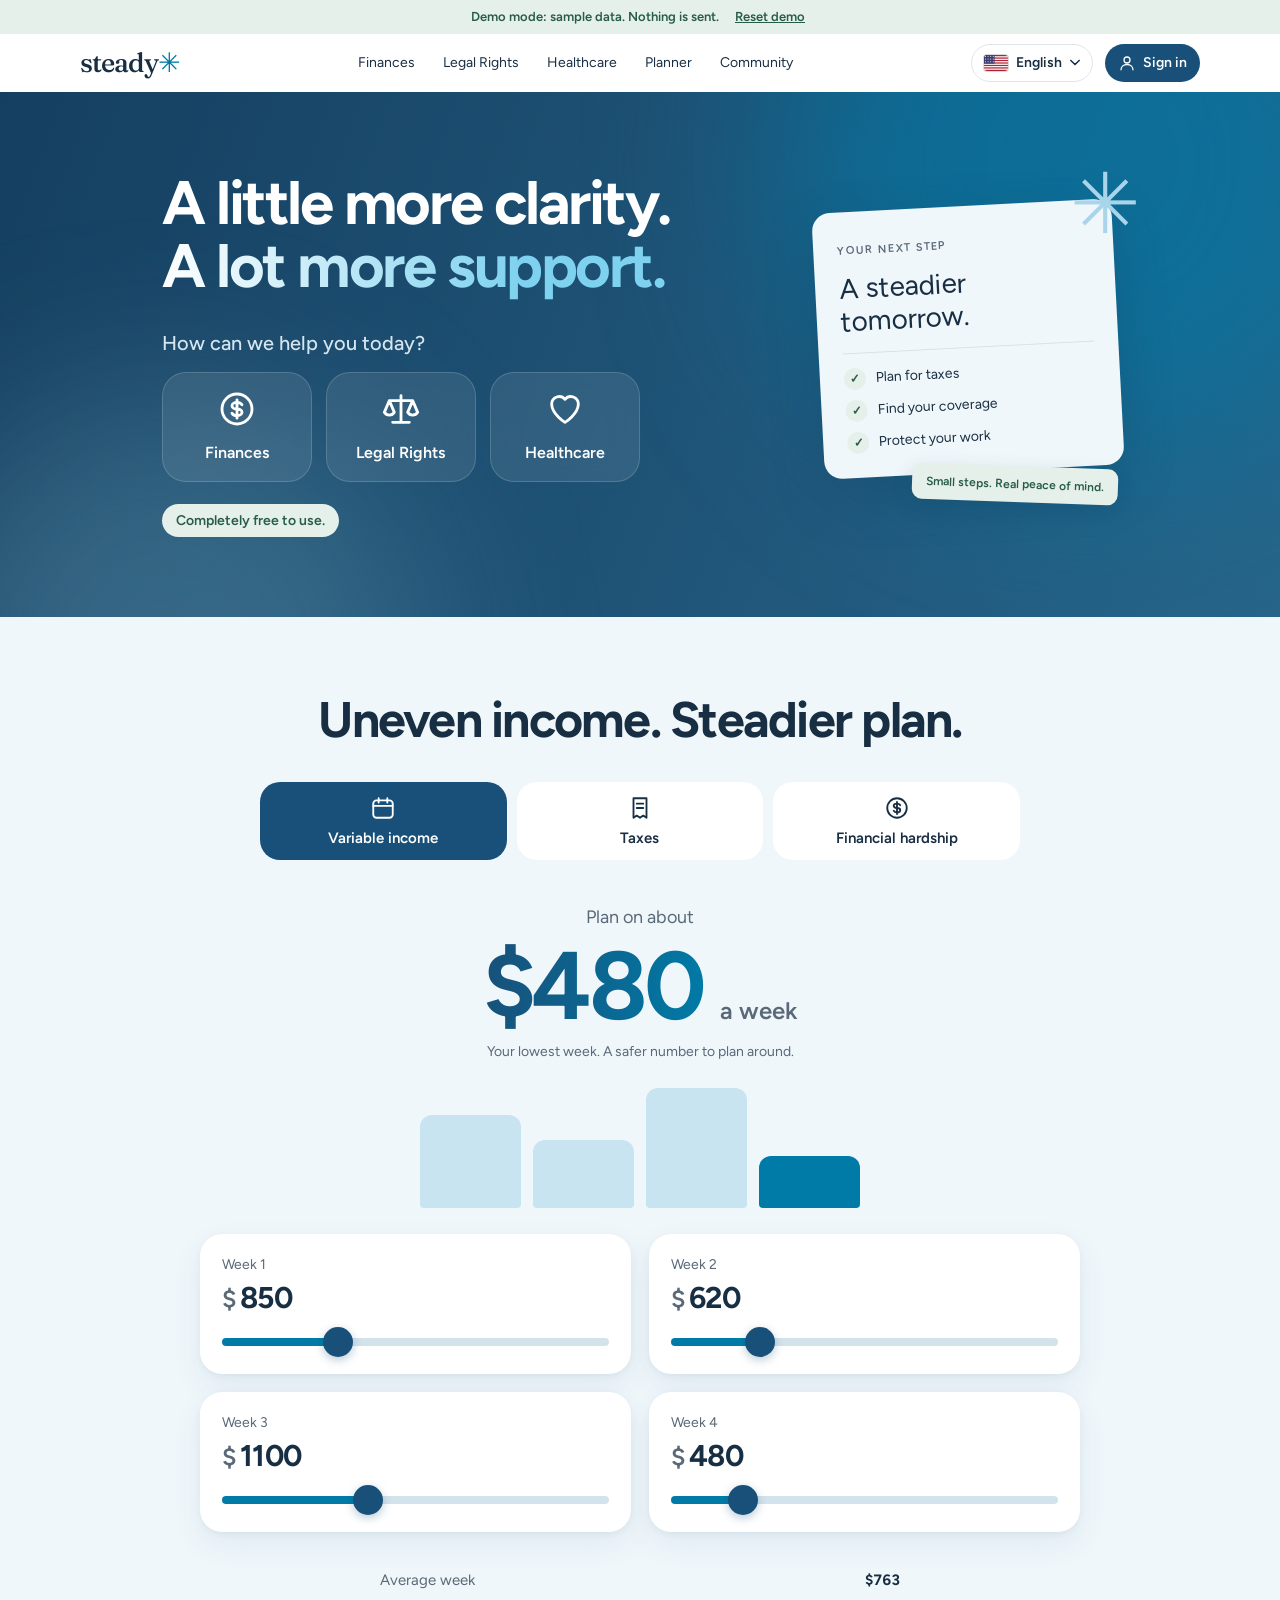
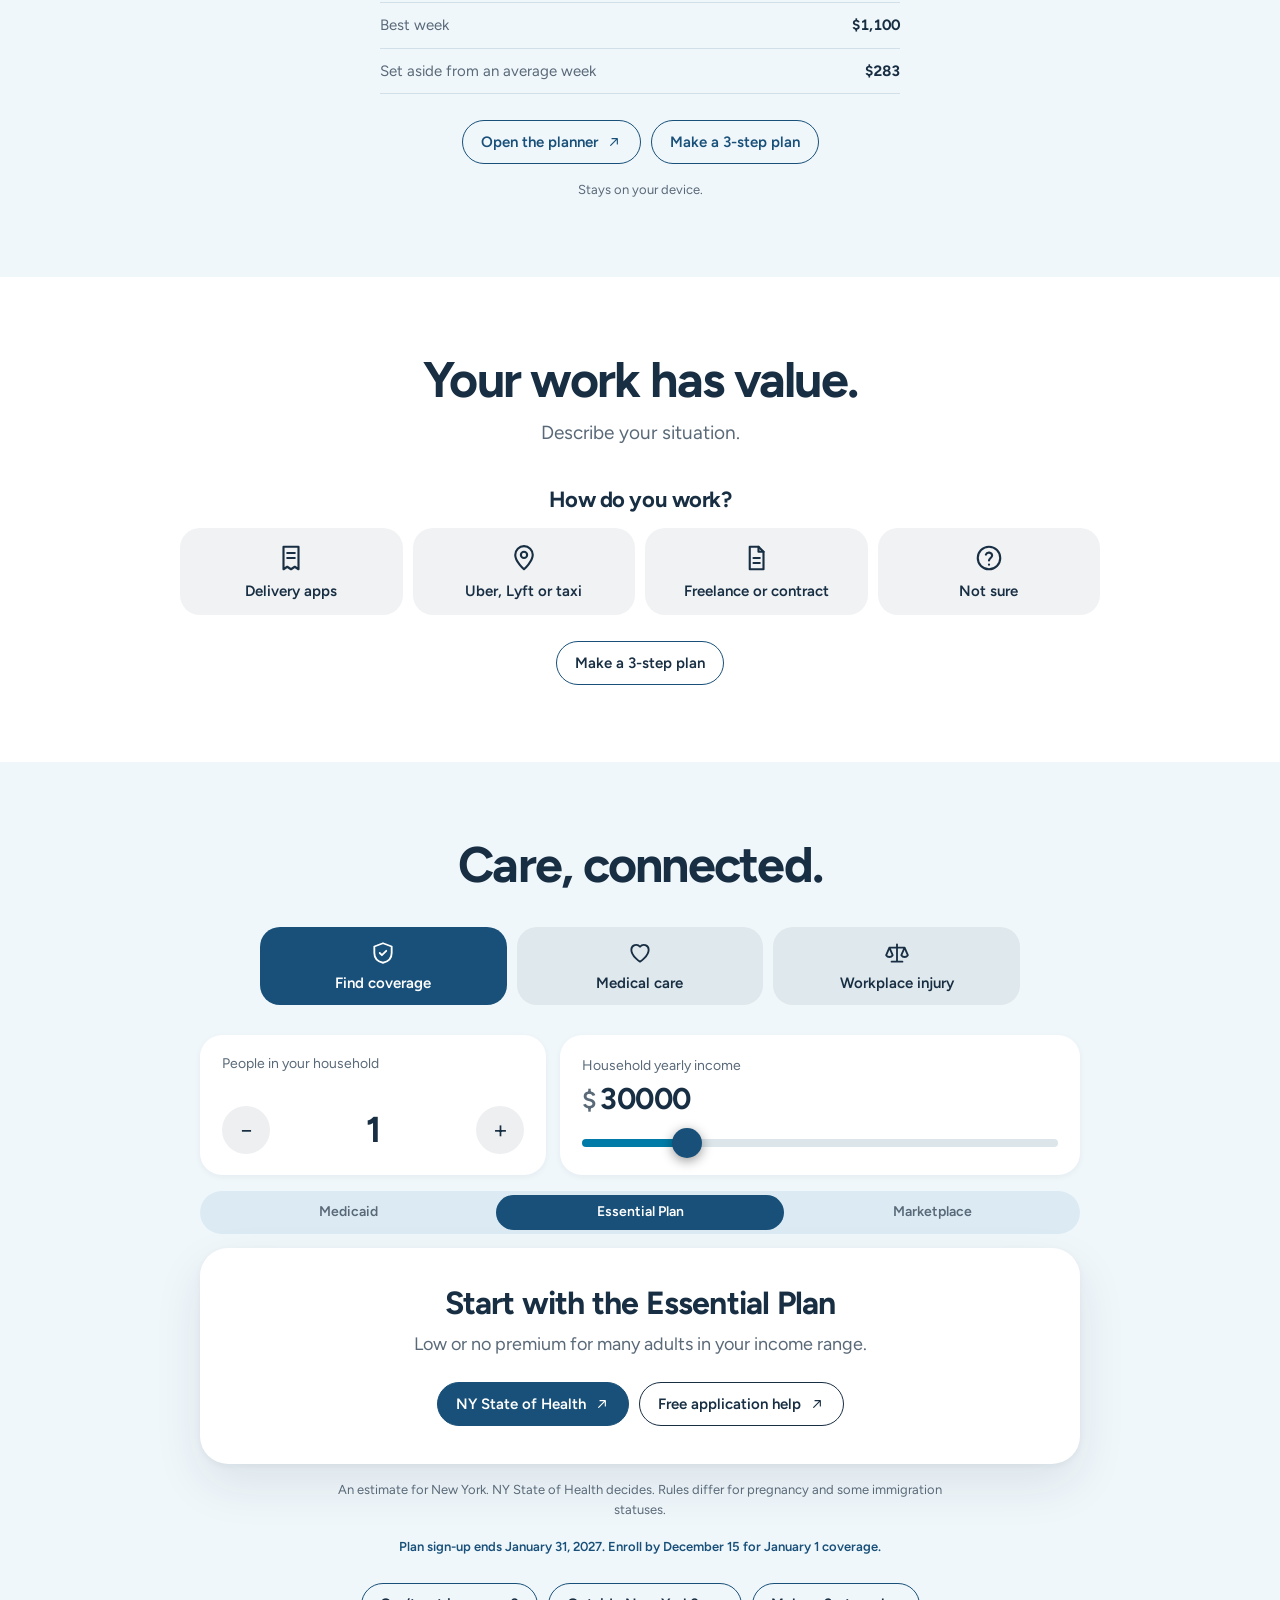
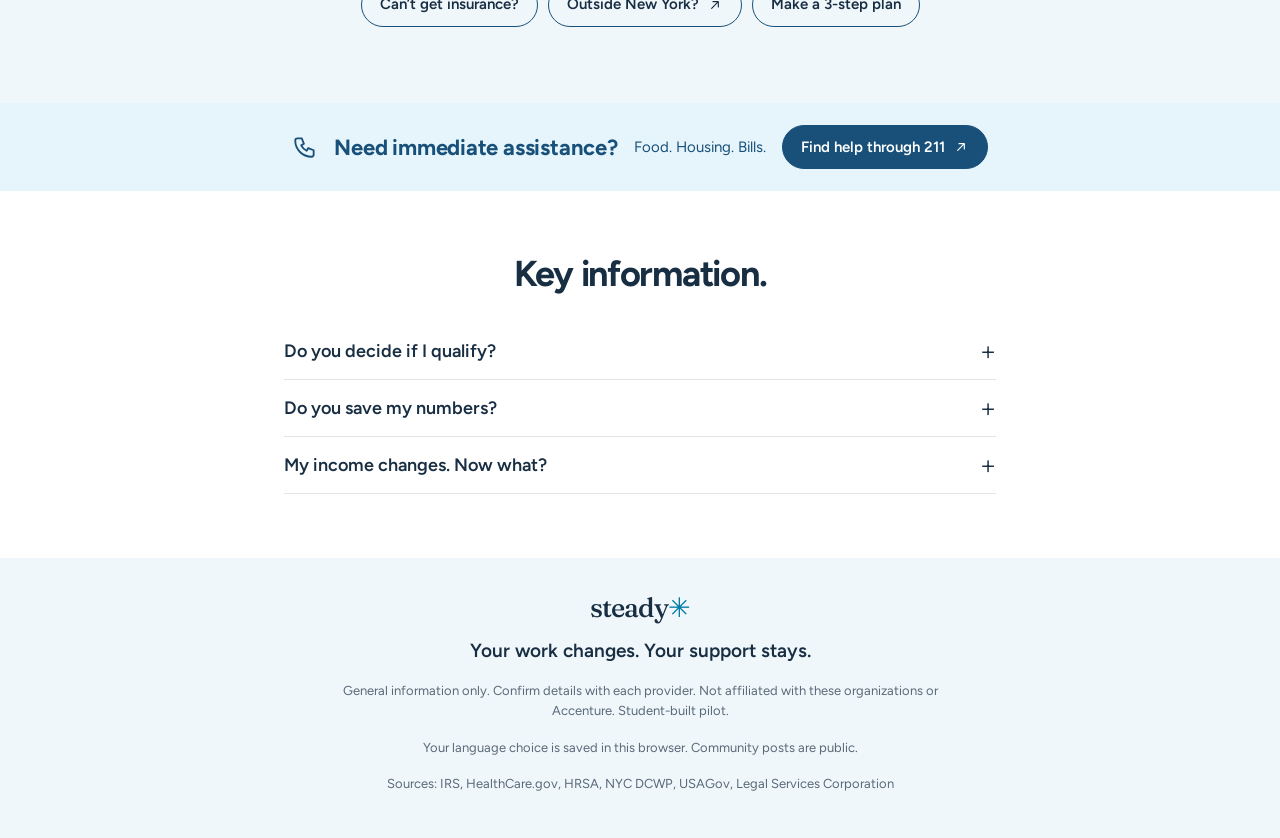
<file: index.html>
<!doctype html>
<html lang="en">
<head>
<meta charset="utf-8">
<meta name="viewport" content="width=device-width,initial-scale=1">
<meta name="description" content="Free tools and trusted help for NYC gig workers: unstable income, legal protection and health benefits.">
<meta name="theme-color" content="#185079">
<title>Steady — Resources for independent workers</title>
<link rel="stylesheet" href="steady.css">
</head>
<body data-title="Resources for independent workers">
<a class="skip" href="#main" data-i18n="Skip to content">Skip to content</a>
<header class="topbar">
  <a class="logo" href="index.html">steady<span>✳</span></a>
  <nav class="topnav" data-i18n-aria="Main navigation" aria-label="Main navigation">
    <a href="#money" data-section="money" data-i18n="Finances">Finances</a>
    <a href="#legal" data-section="legal" data-i18n="Legal Rights">Legal Rights</a>
    <a href="#health" data-section="health" data-i18n="Healthcare">Healthcare</a>
    <a href="planner.html" data-i18n="Planner">Planner</a>
    <a href="community.html" data-i18n="Community">Community</a>
  </nav>
  <div class="lang-slot"></div>
  <a class="account-link" href="signin.html" data-account-link><i data-icon="user"></i><span>Sign in</span></a>
  <span class="scroll-progress" aria-hidden="true"></span>
</header>

<main id="main">
  <section class="hero hero-home">
    <div class="hero-main">
    <h1><span data-i18n="A little more clarity.">A little more clarity.</span> <em data-i18n="A lot more support.">A lot more support.</em></h1>
    <h2 class="hero-ask" data-i18n="How can we help you today?">How can we help you today?</h2>
    <div class="tiles three">
      <a class="tile" href="#money"><i data-icon="coin"></i><span data-i18n="Finances">Finances</span></a>
      <a class="tile" href="#legal"><i data-icon="scale"></i><span data-i18n="Legal Rights">Legal Rights</span></a>
      <a class="tile" href="#health"><i data-icon="heart"></i><span data-i18n="Healthcare">Healthcare</span></a>
    </div>
    <p class="hero-meta" data-i18n="Completely free to use.">Completely free to use.</p>
    </div>
    <div class="hero-art" aria-hidden="true">
      <div class="art-star">✳</div>
      <div class="art-card">
        <span class="art-eyebrow" data-i18n="Your next step">Your next step</span>
        <strong data-i18n="A steadier tomorrow.">A steadier tomorrow.</strong>
        <div class="art-row"><b>✓</b><span data-i18n="Plan for taxes">Plan for taxes</span></div>
        <div class="art-row"><b>✓</b><span data-i18n="Find your coverage">Find your coverage</span></div>
        <div class="art-row"><b>✓</b><span data-i18n="Protect your work">Protect your work</span></div>
      </div>
      <div class="art-pill" data-i18n="Small steps. Real peace of mind.">Small steps. Real peace of mind.</div>
    </div>
  </section>

  <section class="band plan" id="next-step" hidden>
    <div class="plan-head">
      <div class="plan-ring">
        <svg viewBox="0 0 36 36" aria-hidden="true"><circle class="ring-track" cx="18" cy="18" r="15.9" pathLength="100"/><circle class="ring-value" cx="18" cy="18" r="15.9" pathLength="100"/></svg>
        <span id="plan-count" class="num">0/3</span>
      </div>
      <h2 id="plan-title" tabindex="-1"></h2>
      <p id="plan-status" role="status"></p>
    </div>
    <div class="segmented" role="group">
      <button type="button" data-region="nyc" aria-pressed="true" data-i18n="New York City">New York City</button>
      <button type="button" data-region="other" aria-pressed="false" data-i18n="Elsewhere in the U.S.">Elsewhere in the U.S.</button>
    </div>
    <div class="steps" id="plan-steps"></div>
    <div class="plan-actions">
      <a class="pill pill-strong" id="plan-action" href="#"><span></span><i data-icon="arrow"></i></a>
      <button type="button" class="pill" id="plan-print"><i data-icon="print"></i><span data-i18n="Print">Print</span></button>
      <button type="button" class="link" id="plan-reset" data-i18n="Start over">Start over</button>
    </div>
    <p class="fine" data-i18n="Not saved. Print to keep it.">Not saved. Print to keep it.</p>
  </section>

  <section class="band dark" id="money">
    <div class="reveal">
      <h2 class="display" data-i18n="Uneven income. Steadier plan.">Uneven income. Steadier plan.</h2>
    </div>
    <div class="tabs on-dark reveal" data-tabs="money" role="group">
      <button type="button" data-tab="swings" aria-pressed="true"><i data-icon="calendar"></i><span data-i18n="Variable income">Variable income</span></button>
      <button type="button" data-tab="taxes" aria-pressed="false"><i data-icon="receipt"></i><span data-i18n="Taxes">Taxes</span></button>
      <button type="button" data-tab="short" aria-pressed="false"><i data-icon="coin"></i><span data-i18n="Financial hardship">Financial hardship</span></button>
    </div>
    <div data-panel-of="money" data-panel="swings" class="tax" id="swing-tool">
      <div class="tax-answer">
        <span class="tax-label" data-i18n="Plan on about">Plan on about</span>
        <div class="tax-number"><span id="swing-low" class="num" aria-live="polite">—</span> <small data-i18n="a week">a week</small></div>
        <p class="tax-note" data-i18n="Your lowest week. A safer number to plan around.">Your lowest week. A safer number to plan around.</p>
      </div>
      <div class="swing-bars" id="swing-bars" aria-hidden="true"></div>
      <div class="sliders four"></div>
      <dl class="rows">
        <div><dt data-i18n="Average week">Average week</dt><dd id="swing-average" class="num"></dd></div>
        <div><dt data-i18n="Best week">Best week</dt><dd id="swing-high" class="num"></dd></div>
        <div><dt data-i18n="Set aside from an average week">Set aside from an average week</dt><dd id="swing-cushion" class="num"></dd></div>
      </dl>
      <div class="tax-foot">
        <a class="pill" href="planner.html"><span data-i18n="Open the planner">Open the planner</span><i data-icon="arrow"></i></a>
        <button type="button" class="pill" data-need="budget" aria-pressed="false"><span data-i18n="Make a 3-step plan">Make a 3-step plan</span></button>
      </div>
      <p class="fine" data-i18n="Stays on your device.">Stays on your device.</p>
    </div>
    <div data-panel-of="money" data-panel="taxes" hidden>
      <form id="tax-form" class="tax" novalidate>
      <div class="tax-answer">
        <span class="tax-label" data-i18n="Set aside about">Set aside about</span>
        <div class="tax-number"><span id="monthly-display" class="num" aria-hidden="true">—</span> <small data-i18n="a month">a month</small></div>
        <span id="monthly" class="visually-hidden" aria-live="polite"></span>
        <p class="tax-sub"><b id="total-line" class="num">—</b> <span data-i18n="a year in federal tax">a year in federal tax</span></p>
        <p class="tax-note" data-i18n="A planning number, not a bill.">A planning number, not a bill.</p>
      </div>
      <div class="sliders">
        <div class="slider">
          <label for="revenue" data-i18n="Yearly income">Yearly income</label>
          <div class="money-field"><span>$</span><input id="revenue" type="number" inputmode="numeric" min="0" max="10000000" step="1" value="60000" required dir="ltr"></div>
          <input type="range" data-for="revenue" min="0" max="250000" step="1000" aria-labelledby="revenue-range-label">
          <span id="revenue-range-label" class="visually-hidden" data-i18n="Yearly income">Yearly income</span>
        </div>
        <div class="slider">
          <label for="costs" data-i18n="Yearly business expenses">Yearly business expenses</label>
          <div class="money-field"><span>$</span><input id="costs" type="number" inputmode="numeric" min="0" max="10000000" step="1" value="10000" required dir="ltr"></div>
          <input type="range" data-for="costs" min="0" max="100000" step="500" aria-labelledby="costs-range-label">
          <span id="costs-range-label" class="visually-hidden" data-i18n="Yearly business expenses">Yearly business expenses</span>
        </div>
      </div>
      <div class="miles">
        <label for="miles" data-i18n="Miles driven for work">Miles driven for work</label>
        <div class="miles-row"><input id="miles" type="number" inputmode="numeric" min="0" dir="ltr"><button type="button" class="pill" id="add-miles"><span data-i18n="Add to expenses">Add to expenses</span></button></div>
        <p class="fine" data-i18n="Uses the IRS car rate of 72.5¢ a mile through June 2026. From July it’s 76¢.">Uses the IRS car rate of 72.5¢ a mile through June 2026. From July it’s 76¢.</p>
      </div>
      <div class="segmented on-dark" role="group" data-i18n-aria="Filing status" aria-label="Filing status">
        <button type="button" data-filing="single" aria-pressed="true" data-i18n="Single">Single</button>
        <button type="button" data-filing="joint" aria-pressed="false" data-i18n="Married, one earner">Married, one earner</button>
      </div>
      <p id="error" role="alert"></p>
      <div class="next-payment" id="next-payment">
        <span class="tax-label" data-i18n="Next estimated tax payment">Next estimated tax payment</span>
        <b id="due-date"></b><span class="chip" id="due-days"></span><span class="tax-note" id="due-amount"></span>
      </div>
      <div class="share" id="tax-share"><div class="share-bar" aria-hidden="true"></div><ul class="share-legend"></ul></div>
      <details class="math">
        <summary><span data-i18n="View the calculation">View the calculation</span></summary>
        <dl class="rows">
          <div><dt data-i18n="Profit">Profit</dt><dd id="profit" class="num">—</dd></div>
          <div><dt data-i18n="Income tax">Income tax</dt><dd id="federal" class="num">—</dd></div>
          <div><dt data-i18n="Self-employment tax">Self-employment tax</dt><dd id="self" class="num">—</dd></div>
          <div><dt data-i18n="Extra Medicare tax">Extra Medicare tax</dt><dd id="medicare" class="num">—</dd></div>
        </dl>
        <p class="fine" data-i18n="Estimate for self-employed people under 65 with no other income and the 2026 standard deduction. Leaves out state and local tax, credits, QBI and payments already made. Not tax advice.">Estimate for self-employed people under 65 with no other income and the 2026 standard deduction. Leaves out state and local tax, credits, QBI and payments already made. Not tax advice.</p>
        <p class="fine links"><a href="https://www.irs.gov/irb/2025-45_IRB">IRS 2026 tables</a> · <a href="https://www.irs.gov/publications/p334">IRS Pub. 334</a> · <a href="https://www.irs.gov/businesses/small-businesses-self-employed/estimated-taxes">IRS estimated taxes</a></p>
      </details>
      <div class="tax-foot">
        <span class="chip"><span data-i18n="Stays on your device.">Stays on your device.</span></span>
        <a class="pill" href="https://www.irs.gov/individuals/free-tax-return-preparation-for-qualifying-taxpayers"><span data-i18n="Free tax help">Free tax help</span><i data-icon="arrow"></i></a>
        <a class="pill" href="https://www.irs.gov/filing/free-file-do-your-federal-taxes-for-free"><span data-i18n="Free File">Free File</span><i data-icon="arrow"></i></a>
      </div>
    </form>
      <div class="tax-foot"><button type="button" class="pill" data-need="tax" aria-pressed="false"><span data-i18n="Make a 3-step plan">Make a 3-step plan</span></button></div>
    </div>
    <div data-panel-of="money" data-panel="short" hidden>
      <div class="chooser" data-chooser="money"></div>
    </div>
  </section>

  <section class="band" id="legal">
    <h2 class="display reveal" data-i18n="Your work has value.">Your work has value.</h2>
    <p class="lede reveal" data-i18n="Describe your situation.">Describe your situation.</p>
    <div class="finder reveal" id="rights-finder"></div>
    <div class="tax-foot reveal"><button type="button" class="pill" data-need="pay" aria-pressed="false"><span data-i18n="Make a 3-step plan">Make a 3-step plan</span></button></div>
  </section>

  <section class="band soft" id="health">
    <h2 class="display reveal" data-i18n="Care, connected.">Care, connected.</h2>
    <div class="tabs reveal" data-tabs="health" role="group">
      <button type="button" data-tab="coverage" aria-pressed="true"><i data-icon="shield"></i><span data-i18n="Find coverage">Find coverage</span></button>
      <button type="button" data-tab="care" aria-pressed="false"><i data-icon="heart"></i><span data-i18n="Medical care">Medical care</span></button>
      <button type="button" data-tab="injury" aria-pressed="false"><i data-icon="scale"></i><span data-i18n="Workplace injury">Workplace injury</span></button>
    </div>
    <div data-panel-of="health" data-panel="coverage" class="coverage" id="coverage-tool">
      <div class="coverage-inputs">
        <div class="stepper"><span class="stepper-label" data-i18n="People in your household">People in your household</span><div><button type="button" data-people="-1" data-i18n-aria="Fewer people" aria-label="Fewer people">−</button><b id="people-count" aria-live="polite">1</b><button type="button" data-people="1" data-i18n-aria="More people" aria-label="More people">+</button></div></div>
        <div class="slider light"><label for="coverage-income" data-i18n="Household yearly income">Household yearly income</label><div class="money-field"><span>$</span><input id="coverage-income" type="number" inputmode="numeric" min="0" value="30000" dir="ltr"></div><input type="range" id="coverage-range" min="0" max="150000" step="500" value="30000" aria-labelledby="coverage-range-label"><span id="coverage-range-label" class="visually-hidden" data-i18n="Household yearly income">Household yearly income</span></div>
      </div>
      <div class="zones" id="coverage-zones"></div>
      <div class="chooser-card coverage-result" id="coverage-result" aria-live="polite"></div>
      <p class="fine" data-i18n="An estimate for New York. NY State of Health decides. Rules differ for pregnancy and some immigration statuses.">An estimate for New York. NY State of Health decides. Rules differ for pregnancy and some immigration statuses.</p>
      <p class="fine enroll-note" id="enroll-note" data-i18n="Plan sign-up ends January 31, 2027. Enroll by December 15 for January 1 coverage.">Plan sign-up ends January 31, 2027. Enroll by December 15 for January 1 coverage.</p>
      <div class="tax-foot"><button type="button" class="pill" data-go-tab="care"><span data-i18n="Can’t get insurance?">Can’t get insurance?</span></button><a class="pill" href="https://www.healthcare.gov/self-employed/coverage/"><span data-i18n="Outside New York?">Outside New York?</span><i data-icon="arrow"></i></a><button type="button" class="pill" data-need="health" aria-pressed="false"><span data-i18n="Make a 3-step plan">Make a 3-step plan</span></button></div>
    </div>
    <div data-panel-of="health" data-panel="care" hidden><div class="chooser" data-chooser="care"></div></div>
    <div data-panel-of="health" data-panel="injury" hidden><div class="chooser" data-chooser="injury"></div></div>
  </section>

  <section class="band sun" id="help">
    <i class="sun-icon" data-icon="phone"></i>
    <h2 class="display reveal" data-i18n="Need immediate assistance?">Need immediate assistance?</h2>
    <p class="lede" data-i18n="Food. Housing. Bills.">Food. Housing. Bills.</p>
    <a class="pill pill-strong" href="https://www.211.org/"><span data-i18n="Find help through 211">Find help through 211</span><i data-icon="arrow"></i></a>
  </section>

  <section class="band faq" id="faq">
    <h2 class="display small reveal" data-i18n="Key information.">Key information.</h2>
    <details><summary><span data-i18n="Do you decide if I qualify?">Do you decide if I qualify?</span></summary><p data-i18n="No. Each program decides.">No. Each program decides.</p></details>
    <details><summary><span data-i18n="Do you save my numbers?">Do you save my numbers?</span></summary><p data-i18n="No. They stay on this page.">No. They stay on this page.</p></details>
    <details><summary><span data-i18n="My income changes. Now what?">My income changes. Now what?</span></summary><p data-i18n="Use your best yearly guess. Update it as work changes.">Use your best yearly guess. Update it as work changes.</p></details>
  </section>

  <noscript>
    <section class="band">
      <h2>Official resources</h2>
      <ul>
        <li><a href="https://www.irs.gov/businesses/small-businesses-self-employed/estimated-taxes">IRS estimated taxes</a></li>
        <li><a href="https://www.healthcare.gov/self-employed/coverage/">HealthCare.gov</a></li>
        <li><a href="https://www.healthcare.gov/medicaid-chip/">Medicaid &amp; CHIP</a></li>
        <li><a href="https://findahealthcenter.hrsa.gov/">Find a health center</a></li>
        <li><a href="https://www.nyc.gov/site/dca/workers/workersrights/freelancer-workers.page">NYC freelance worker rights</a></li>
        <li><a href="https://www.usa.gov/job-misclassification">Employee or contractor?</a></li>
        <li><a href="https://www.lsc.gov/about-lsc/what-legal-aid/i-need-legal-help">Find legal aid</a></li>
        <li><a href="https://www.nyc.gov/site/dca/workers/workersrights/Delivery-Workers.page">NYC delivery worker rights</a></li>
        <li><a href="https://www.nybcf.org">Black Car Fund</a></li>
        <li><a href="https://access.nyc.gov/programs/one-shot-deal/">One Shot Deal</a></li>
        <li><a href="https://www.211.org/">211</a></li>
      </ul>
    </section>
  </noscript>
</main>

<footer class="foot">
  <a class="logo" href="index.html">steady<span>✳</span></a>
  <p class="foot-line" data-i18n="Your work changes. Your support stays.">Your work changes. Your support stays.</p>
  <p class="fine" data-i18n="General information only. Confirm details with each provider. Not affiliated with these organizations or Accenture. Student-built pilot.">General information only. Confirm details with each provider. Not affiliated with these organizations or Accenture. Student-built pilot.</p>
  <p class="fine" data-i18n="Your language choice is saved in this browser. Community posts are public.">Your language choice is saved in this browser. Community posts are public.</p>
  <p class="fine"><span data-i18n="Sources">Sources</span>: <bdi>IRS, HealthCare.gov, HRSA, NYC DCWP, USAGov, Legal Services Corporation</bdi></p>
</footer>

<nav class="tabbar" data-i18n-aria="Main navigation" aria-label="Main navigation">
  <a href="#money" data-section="money"><i data-icon="coin"></i><span data-i18n="Finances">Finances</span></a>
  <a href="#legal" data-section="legal"><i data-icon="scale"></i><span data-i18n="Legal Rights">Legal Rights</span></a>
  <a href="#health" data-section="health"><i data-icon="heart"></i><span data-i18n="Healthcare">Healthcare</span></a>
  <a href="planner.html"><i data-icon="calendar"></i><span data-i18n="Planner">Planner</span></a>
  <a href="community.html"><i data-icon="chat"></i><span data-i18n="Community">Community</span></a>
</nav>

<script src="steady-icons.js" defer></script>
<script src="steady-i18n.js" defer></script>
<script src="language-picker.js" defer></script>
<script src="steady-config.js" defer></script>
<script src="steady-backend.js" defer></script>
<script src="steady-account.js" defer></script>
<script src="steady-tools-data.js" defer></script>
<script src="steady-experience.js" defer></script>
<script src="support-navigator.js" defer></script>
<script src="resource-tax-calculator.js" defer></script>
<script src="steady-tools.js" defer></script>
</body>
</html>
</file>
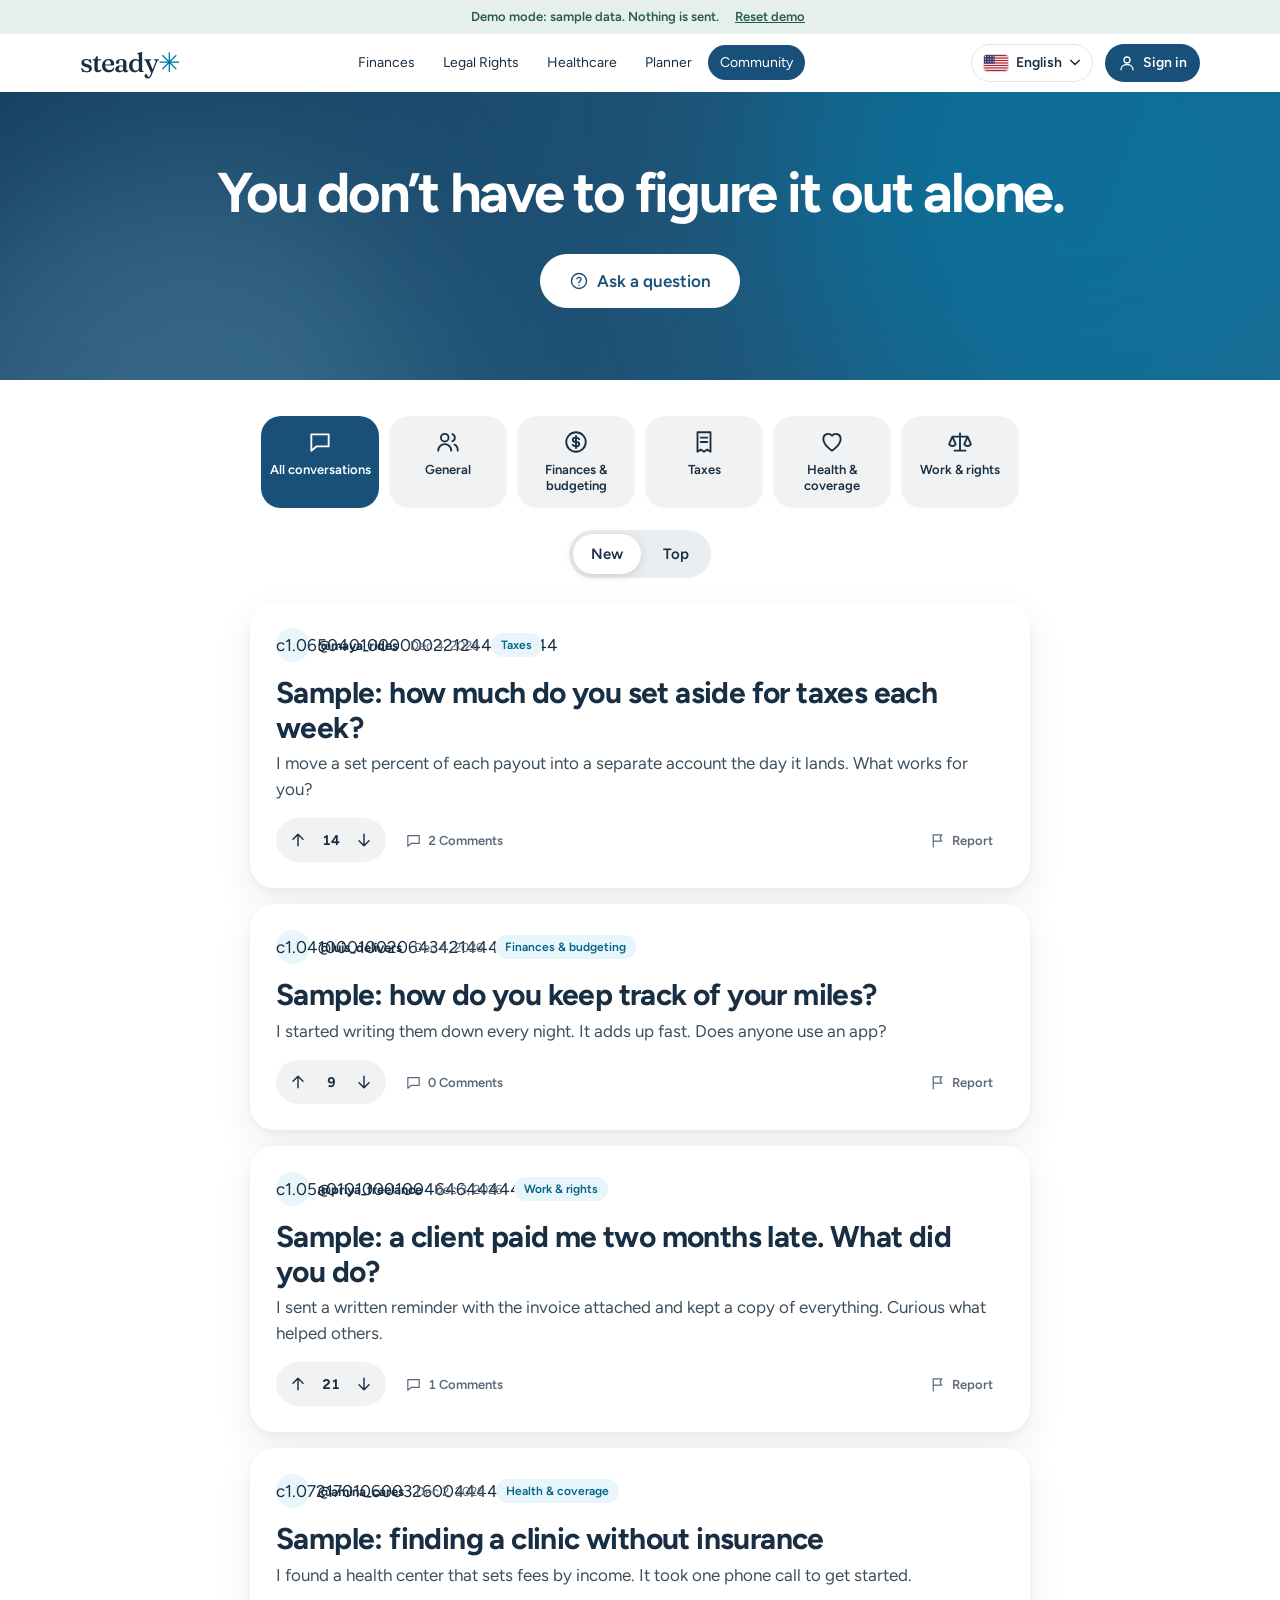
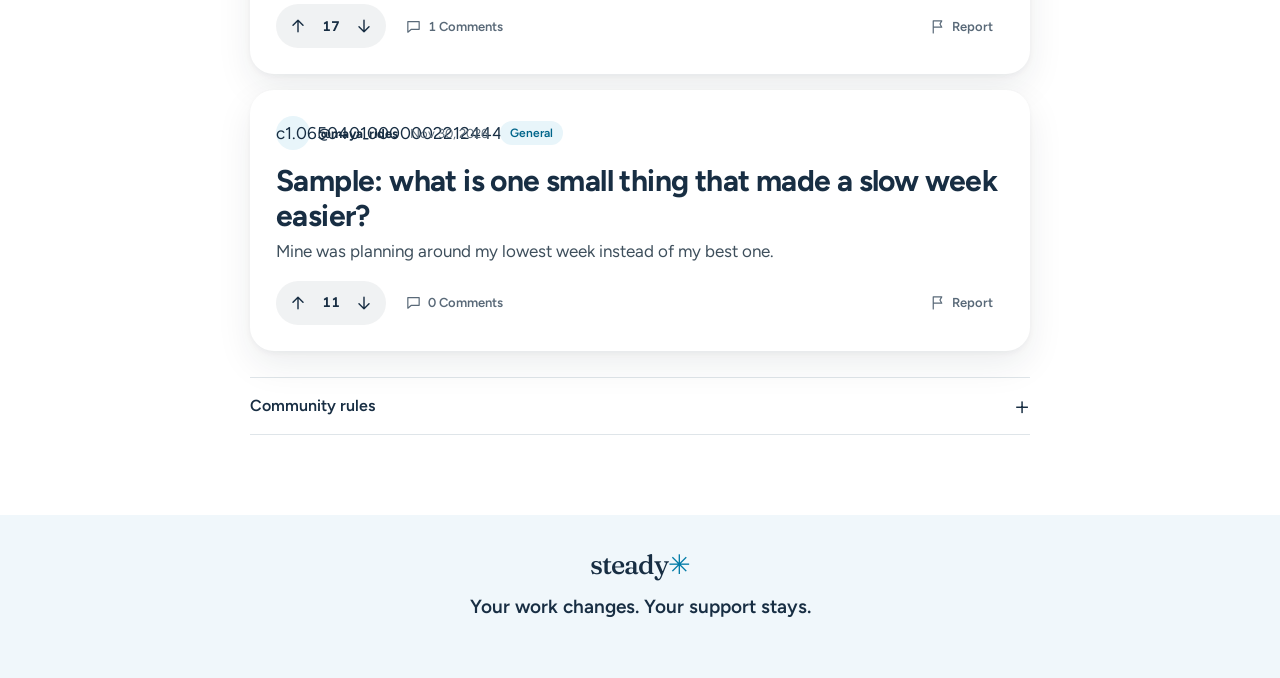
<file: community.html>
<!doctype html>
<html lang="en">
<head>
<meta charset="utf-8">
<meta name="viewport" content="width=device-width,initial-scale=1">
<meta name="theme-color" content="#185079">
<title>Steady — Community</title>
<link rel="stylesheet" href="steady.css">
</head>
<body data-title="Community">
<a class="skip" href="#main" data-i18n="Skip to content">Skip to content</a>
<header class="topbar">
  <a class="logo" href="index.html">steady<span>✳</span></a>
  <nav class="topnav" data-i18n-aria="Main navigation" aria-label="Main navigation">
    <a href="index.html#money" data-i18n="Finances">Finances</a>
    <a href="index.html#legal" data-i18n="Legal Rights">Legal Rights</a>
    <a href="index.html#health" data-i18n="Healthcare">Healthcare</a>
    <a href="planner.html" data-i18n="Planner">Planner</a>
    <a href="community.html" class="is-active" aria-current="page" data-i18n="Community">Community</a>
  </nav>
  <div class="lang-slot"></div>
  <a class="account-link" href="signin.html" data-account-link><i data-icon="user"></i><span>Sign in</span></a>
</header>

<main id="main">
  <section class="hero community-hero" id="browse-tools">
    <h1 data-i18n="You don’t have to figure it out alone.">You don’t have to figure it out alone.</h1>
    <button type="button" class="pill pill-sun" id="compose"><i data-icon="question"></i><span data-i18n="Ask a question">Ask a question</span></button>
  </section>
  <div class="community">
    <div class="community-tools">
      <div class="topics" id="topics" role="group" data-i18n-aria="Topics" aria-label="Topics"></div>
      <div class="segmented">
        <button type="button" id="new-sort" aria-pressed="true" data-i18n="New">New</button>
        <button type="button" id="top-sort" aria-pressed="false" data-i18n="Top">Top</button>
      </div>
    </div>
    <div id="mod-panel"></div>
    <div id="status" role="status" aria-live="polite"></div>
    <div id="profile-card"></div>
    <div id="feed"></div>
    <details class="rules">
      <summary><span data-i18n="Community rules">Community rules</span></summary>
      <div class="rule-chips">
        <span class="chip"><i data-icon="heart"></i><span data-i18n="Be kind">Be kind</span></span>
        <span class="chip"><i data-icon="shield"></i><span data-i18n="Keep personal info private">Keep personal info private</span></span>
        <span class="chip"><i data-icon="flag"></i><span data-i18n="No spam or ads">No spam or ads</span></span>
      </div>
      <p class="fine" data-i18n="Posts are personal experience, not professional advice. Everything here is public.">Posts are personal experience, not professional advice. Everything here is public.</p>
    </details>
  </div>
</main>

<dialog id="editor">
  <form id="editor-form">
    <div class="dialog-head"><h2 id="dialog-title"></h2><button type="button" class="link" id="close-editor" data-i18n="Close">Close</button></div>
    <div id="fields"></div>
    <p id="form-error" role="alert"></p>
    <button class="button" id="editor-submit" type="submit" data-i18n="Save">Save</button>
  </form>
</dialog>

<footer class="foot">
  <a class="logo" href="index.html">steady<span>✳</span></a>
  <p class="foot-line" data-i18n="Your work changes. Your support stays.">Your work changes. Your support stays.</p>
</footer>

<nav class="tabbar" data-i18n-aria="Main navigation" aria-label="Main navigation">
  <a href="index.html#money"><i data-icon="coin"></i><span data-i18n="Finances">Finances</span></a>
  <a href="index.html#legal"><i data-icon="scale"></i><span data-i18n="Legal Rights">Legal Rights</span></a>
  <a href="index.html#health"><i data-icon="heart"></i><span data-i18n="Healthcare">Healthcare</span></a>
  <a href="planner.html"><i data-icon="calendar"></i><span data-i18n="Planner">Planner</span></a>
  <a href="community.html" class="is-active" aria-current="page"><i data-icon="chat"></i><span data-i18n="Community">Community</span></a>
</nav>

<script src="steady-icons.js" defer></script>
<script src="community-i18n.js" defer></script>
<script src="steady-i18n.js" defer></script>
<script src="language-picker.js" defer></script>
<script src="steady-links.js" defer></script>
<script src="steady-config.js" defer></script>
<script src="steady-avatar.js" defer></script>
<script src="steady-backend.js" defer></script>
<script src="steady-account.js" defer></script>
<script src="community.js" defer></script>
</body>
</html>
</file>
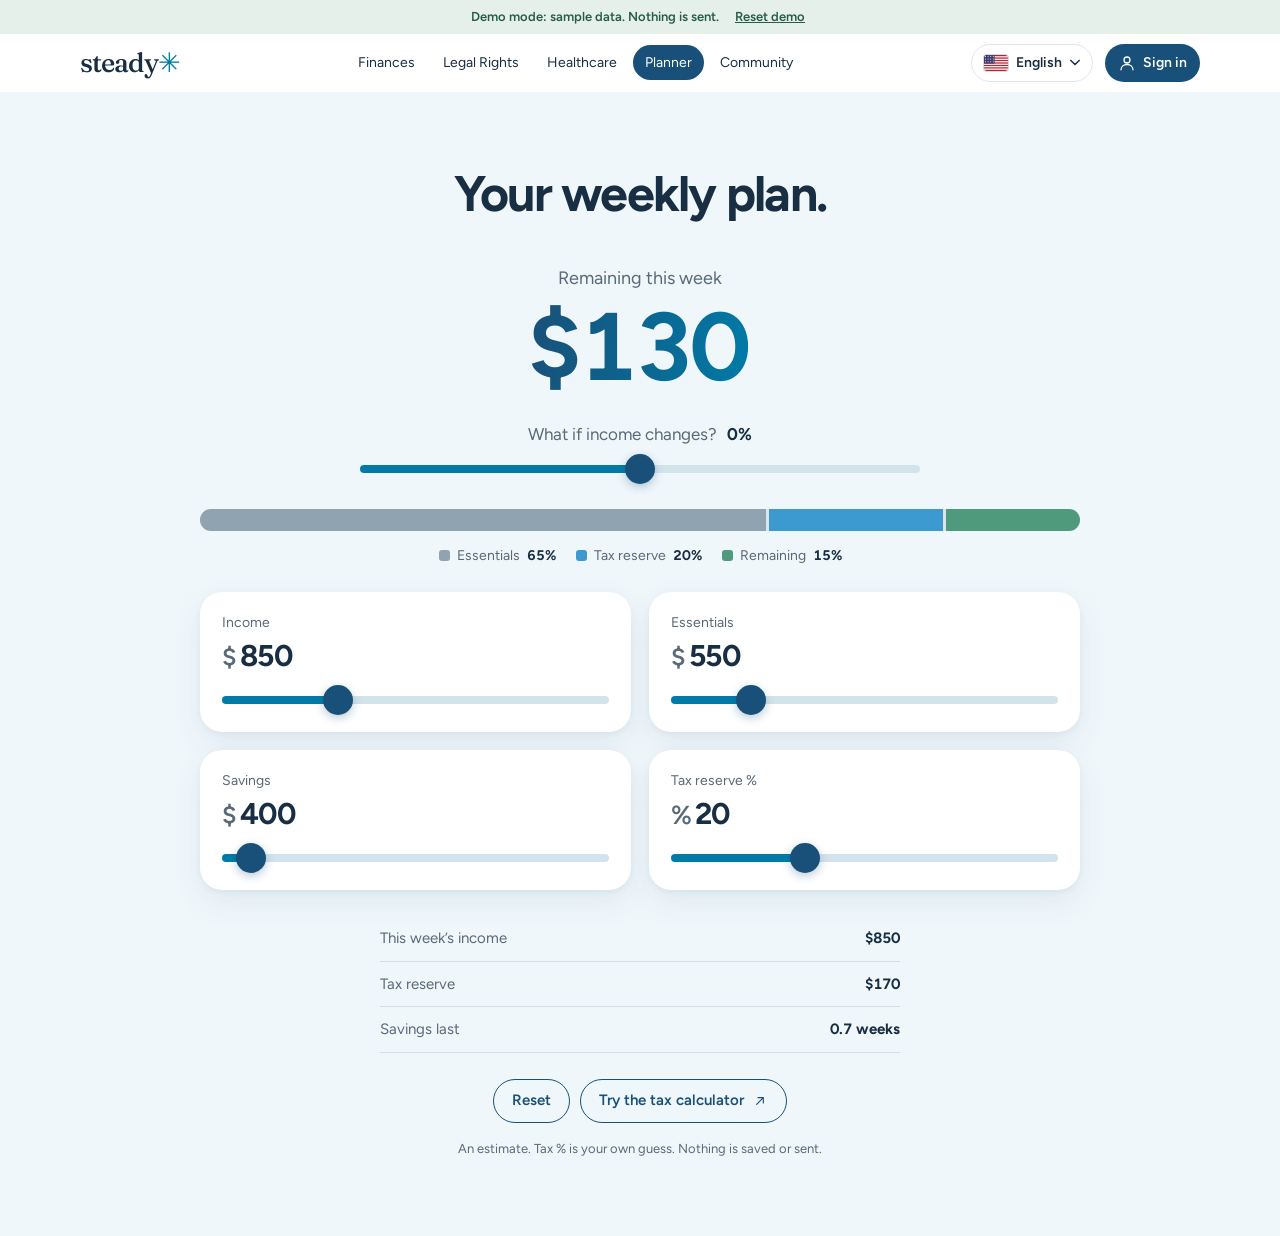
<file: planner.html>
<!doctype html>
<html lang="en">
<head>
<meta charset="utf-8">
<meta name="viewport" content="width=device-width,initial-scale=1">
<meta name="theme-color" content="#185079">
<title>Steady — Weekly planner</title>
<link rel="stylesheet" href="steady.css">
</head>
<body data-title="Weekly planner">
<a class="skip" href="#planner" data-i18n="Skip to content">Skip to content</a>
<header class="topbar">
  <a class="logo" href="index.html">steady<span>✳</span></a>
  <nav class="topnav" data-i18n-aria="Main navigation" aria-label="Main navigation">
    <a href="index.html#money" data-i18n="Finances">Finances</a>
    <a href="index.html#legal" data-i18n="Legal Rights">Legal Rights</a>
    <a href="index.html#health" data-i18n="Healthcare">Healthcare</a>
    <a href="planner.html" class="is-active" aria-current="page" data-i18n="Planner">Planner</a>
    <a href="community.html" data-i18n="Community">Community</a>
  </nav>
  <div class="lang-slot"></div>
  <a class="account-link" href="signin.html" data-account-link><i data-icon="user"></i><span>Sign in</span></a>
  <span class="scroll-progress" aria-hidden="true"></span>
</header>

<main class="band dark weekly" id="planner">
  <h1 class="display" data-i18n="Your weekly plan.">Your weekly plan.</h1>
  <div class="tax">
    <div class="tax-answer">
      <span class="tax-label" id="resultLabel"></span>
      <div class="tax-number"><span id="remaining" class="num" aria-live="polite">$130</span></div>
    </div>
    <div class="what-if">
      <label for="change"><span data-i18n="What if income changes?">What if income changes?</span> <b id="changeLabel" class="num">0%</b></label>
      <input id="change" type="range" min="-50" max="50" step="5" value="0">
    </div>
    <div class="share" id="week-share"><div class="share-bar" aria-hidden="true"></div><ul class="share-legend"></ul></div>
    <div class="sliders four">
      <div class="slider">
        <label for="income" data-i18n="Income">Income</label>
        <div class="money-field"><span>$</span><input id="income" type="number" inputmode="numeric" min="0" max="100000" value="850" dir="ltr"></div>
        <input type="range" data-for="income" min="0" max="3000" step="10" value="850" aria-labelledby="income-range-label">
        <span id="income-range-label" class="visually-hidden" data-i18n="Income">Income</span>
      </div>
      <div class="slider">
        <label for="expenses" data-i18n="Essentials">Essentials</label>
        <div class="money-field"><span>$</span><input id="expenses" type="number" inputmode="numeric" min="0" max="100000" value="550" dir="ltr"></div>
        <input type="range" data-for="expenses" min="0" max="3000" step="10" value="550" aria-labelledby="expenses-range-label">
        <span id="expenses-range-label" class="visually-hidden" data-i18n="Essentials">Essentials</span>
      </div>
      <div class="slider">
        <label for="savings" data-i18n="Savings">Savings</label>
        <div class="money-field"><span>$</span><input id="savings" type="number" inputmode="numeric" min="0" max="1000000" value="400" dir="ltr"></div>
        <input type="range" data-for="savings" min="0" max="10000" step="50" value="400" aria-labelledby="savings-range-label">
        <span id="savings-range-label" class="visually-hidden" data-i18n="Savings">Savings</span>
      </div>
      <div class="slider">
        <label for="tax" data-i18n="Tax reserve %">Tax reserve %</label>
        <div class="money-field"><span>%</span><input id="tax" type="number" inputmode="numeric" min="0" max="60" value="20" dir="ltr"></div>
        <input type="range" data-for="tax" min="0" max="60" step="1" value="20" aria-labelledby="tax-range-label">
        <span id="tax-range-label" class="visually-hidden" data-i18n="Tax reserve %">Tax reserve %</span>
      </div>
    </div>
    <dl class="rows">
      <div><dt data-i18n="This week’s income">This week’s income</dt><dd id="scenario" class="num"></dd></div>
      <div><dt data-i18n="Tax reserve">Tax reserve</dt><dd id="reserve" class="num"></dd></div>
      <div><dt data-i18n="Savings last">Savings last</dt><dd id="runway" class="num"></dd></div>
    </dl>
    <div class="tax-foot">
      <button type="button" class="pill" id="reset"><span data-i18n="Reset">Reset</span></button>
      <a class="pill" href="index.html#taxes"><span data-i18n="Try the tax calculator">Try the tax calculator</span><i data-icon="arrow"></i></a>
    </div>
    <p class="fine" data-i18n="An estimate. Tax % is your own guess. Nothing is saved or sent.">An estimate. Tax % is your own guess. Nothing is saved or sent.</p>
  </div>
</main>

<nav class="tabbar" data-i18n-aria="Main navigation" aria-label="Main navigation">
  <a href="index.html#money"><i data-icon="coin"></i><span data-i18n="Finances">Finances</span></a>
  <a href="index.html#legal"><i data-icon="scale"></i><span data-i18n="Legal Rights">Legal Rights</span></a>
  <a href="index.html#health"><i data-icon="heart"></i><span data-i18n="Healthcare">Healthcare</span></a>
  <a href="planner.html" class="is-active" aria-current="page"><i data-icon="calendar"></i><span data-i18n="Planner">Planner</span></a>
  <a href="community.html"><i data-icon="chat"></i><span data-i18n="Community">Community</span></a>
</nav>

<script src="steady-icons.js" defer></script>
<script src="steady-i18n.js" defer></script>
<script src="language-picker.js" defer></script>
<script src="steady-links.js" defer></script>
<script src="steady-config.js" defer></script>
<script src="steady-avatar.js" defer></script>
<script src="steady-backend.js" defer></script>
<script src="steady-account.js" defer></script>
<script src="steady-experience.js" defer></script>
<script src="weekly-planner.js" defer></script>
</body>
</html>
</file>
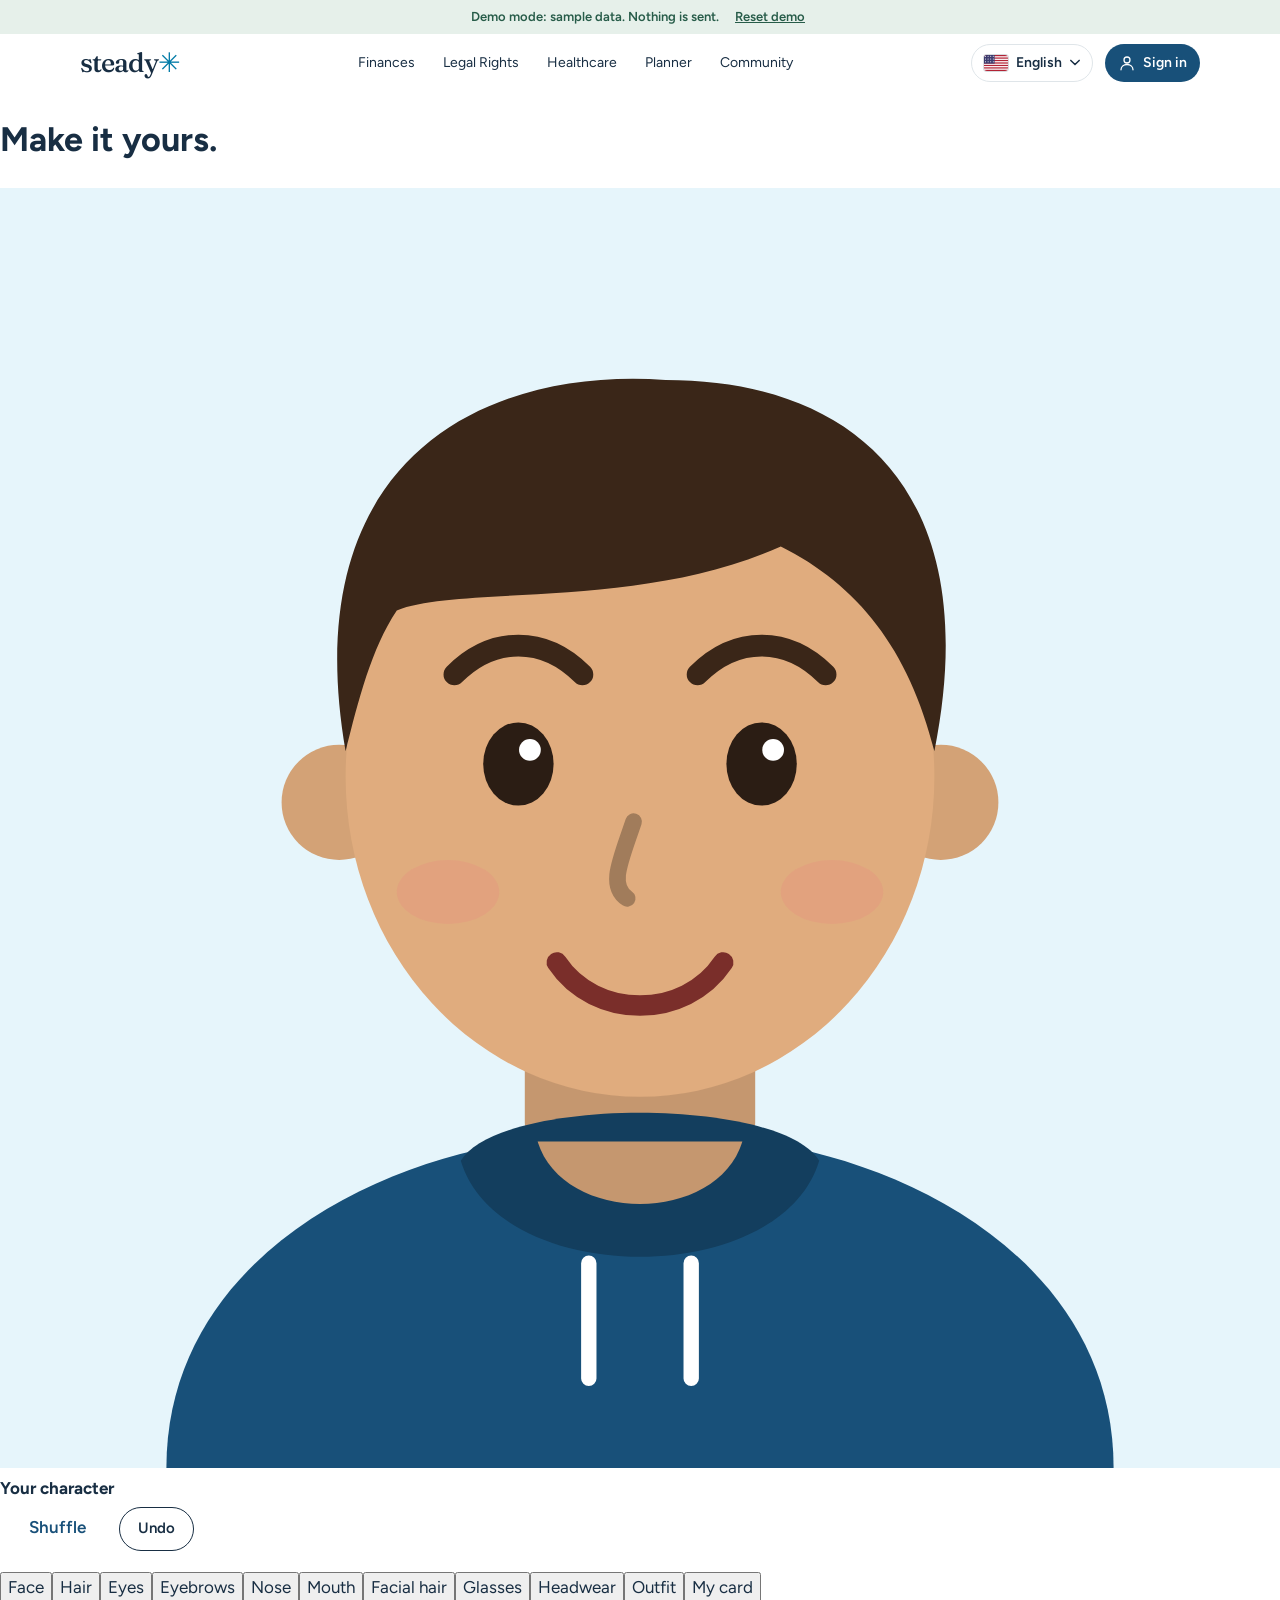
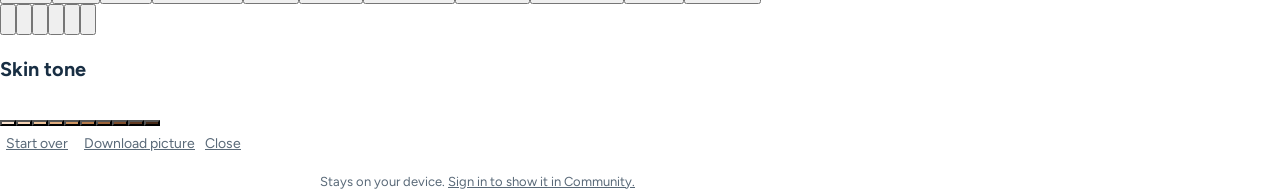
<file: profile.html>
<!doctype html>
<html lang="en">
<head>
<meta charset="utf-8">
<meta name="viewport" content="width=device-width,initial-scale=1">
<meta name="theme-color" content="#185079">
<title>Steady — Your character</title>
<link rel="stylesheet" href="steady.css">
</head>
<body data-title="Your character">
<a class="skip" href="#main" data-i18n="Skip to content">Skip to content</a>
<header class="topbar">
  <a class="logo" href="index.html">steady<span>✳</span></a>
  <nav class="topnav" data-i18n-aria="Main navigation" aria-label="Main navigation">
    <a href="index.html#money" data-i18n="Finances">Finances</a>
    <a href="index.html#legal" data-i18n="Legal Rights">Legal Rights</a>
    <a href="index.html#health" data-i18n="Healthcare">Healthcare</a>
    <a href="planner.html" data-i18n="Planner">Planner</a>
    <a href="community.html" data-i18n="Community">Community</a>
  </nav>
  <div class="lang-slot"></div>
  <a class="account-link" href="signin.html" data-account-link><i data-icon="user"></i><span>Sign in</span></a>
</header>

<main id="main" class="maker">
  <h1 class="maker-title" data-i18n="Make it yours.">Make it yours.</h1>
  <div class="maker-layout">
    <aside class="me-card">
      <div class="me-portrait avatar-live" id="me-portrait"></div>
      <strong id="me-name"></strong>
      <span class="work-chip" id="me-work" hidden></span>
      <p id="me-bio" hidden></p>
      <div class="maker-actions">
        <button type="button" class="pill pill-sun" id="shuffle"><span data-i18n="Shuffle">Shuffle</span></button>
        <button type="button" class="pill" id="undo" disabled><span data-i18n="Undo">Undo</span></button>
      </div>
      <p class="me-status" id="me-status" role="status" aria-live="polite"></p>
    </aside>
    <section class="maker-panel">
      <div class="maker-tabs" id="maker-tabs" role="group" data-i18n-aria="Your character" aria-label="Your character"></div>
      <div id="maker-options"></div>
      <div class="maker-foot">
        <button type="button" class="link" id="start-over" data-i18n="Start over">Start over</button>
        <button type="button" class="link" id="download" data-i18n="Download picture">Download picture</button>
        <a class="link" id="maker-close" href="community.html" data-i18n="Close">Close</a>
      </div>
      <button type="button" class="pill pill-sun" id="save-account" hidden><span data-i18n="Save to my profile">Save to my profile</span></button>
      <a class="pill pill-sun" id="use-character" href="community.html?setup=1&amp;character=1" hidden><span data-i18n="Use this character">Use this character</span></a>
      <p class="fine" id="account-note"><span data-i18n="Stays on your device.">Stays on your device.</span> <a href="signin.html?return_to=profile.html" data-i18n="Sign in to show it in Community.">Sign in to show it in Community.</a></p>
    </section>
  </div>
</main>

<nav class="tabbar" data-i18n-aria="Main navigation" aria-label="Main navigation">
  <a href="index.html#money"><i data-icon="coin"></i><span data-i18n="Finances">Finances</span></a>
  <a href="index.html#legal"><i data-icon="scale"></i><span data-i18n="Legal Rights">Legal Rights</span></a>
  <a href="index.html#health"><i data-icon="heart"></i><span data-i18n="Healthcare">Healthcare</span></a>
  <a href="planner.html"><i data-icon="calendar"></i><span data-i18n="Planner">Planner</span></a>
  <a href="community.html"><i data-icon="chat"></i><span data-i18n="Community">Community</span></a>
</nav>

<script src="steady-icons.js" defer></script>
<script src="community-i18n.js" defer></script>
<script src="steady-i18n.js" defer></script>
<script src="language-picker.js" defer></script>
<script src="steady-config.js" defer></script>
<script src="steady-avatar.js" defer></script>
<script src="steady-backend.js" defer></script>
<script src="steady-account.js" defer></script>
<script src="profile.js" defer></script>
</body>
</html>
</file>
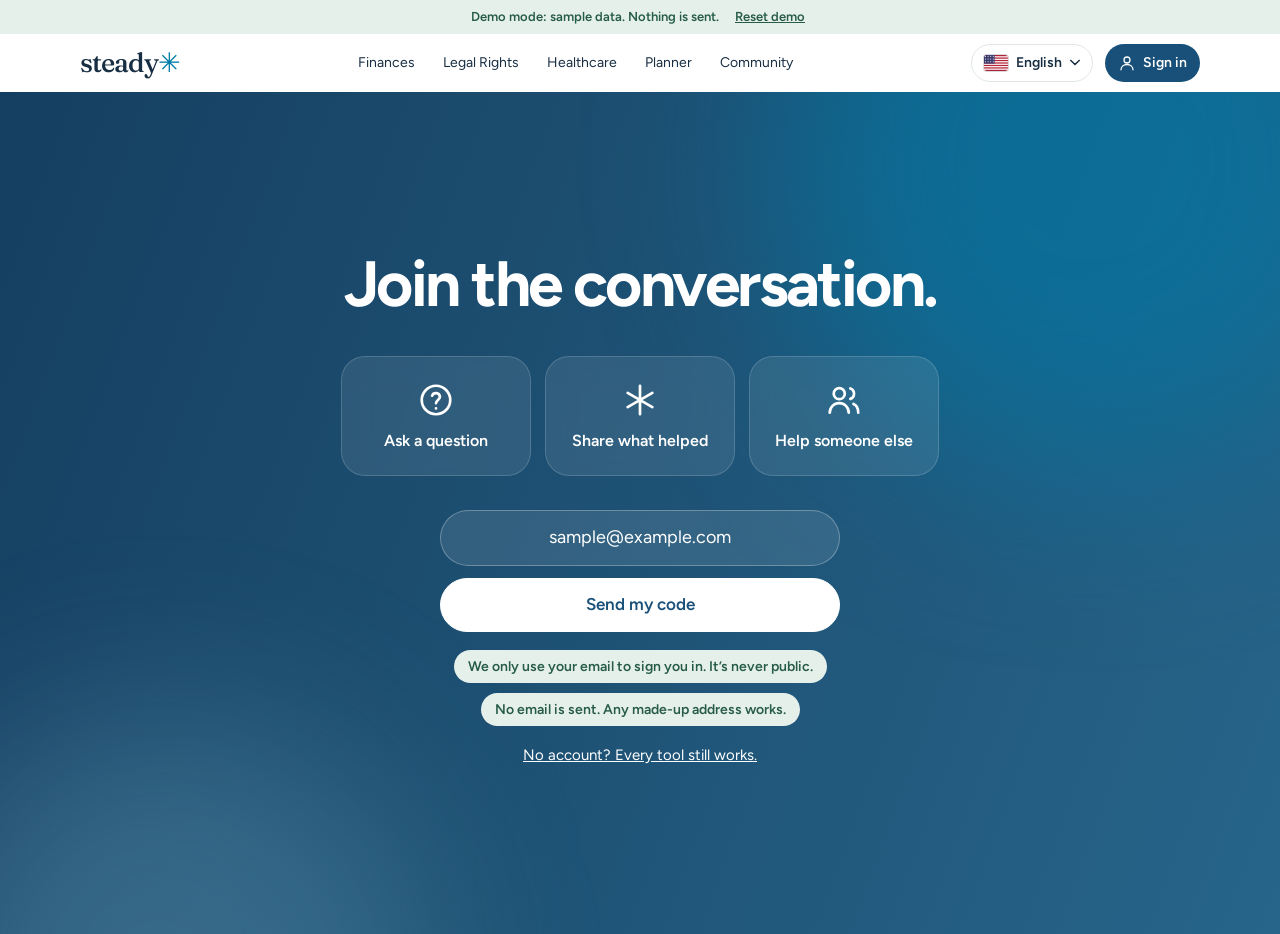
<file: signin.html>
<!doctype html>
<html lang="en">
<head>
<meta charset="utf-8">
<meta name="viewport" content="width=device-width,initial-scale=1">
<meta name="theme-color" content="#185079">
<title>Steady — Sign in</title>
<link rel="stylesheet" href="steady.css">
</head>
<body data-title="Sign in">
<a class="skip" href="#main" data-i18n="Skip to content">Skip to content</a>
<header class="topbar">
  <a class="logo" href="index.html">steady<span>✳</span></a>
  <nav class="topnav" data-i18n-aria="Main navigation" aria-label="Main navigation">
    <a href="index.html#money" data-i18n="Finances">Finances</a>
    <a href="index.html#legal" data-i18n="Legal Rights">Legal Rights</a>
    <a href="index.html#health" data-i18n="Healthcare">Healthcare</a>
    <a href="planner.html" data-i18n="Planner">Planner</a>
    <a href="community.html" data-i18n="Community">Community</a>
  </nav>
  <div class="lang-slot"></div>
  <a class="account-link" href="signin.html" data-account-link aria-current="page"><i data-icon="user"></i><span>Sign in</span></a>
</header>

<main id="main" class="hero signin">
  <section data-view="checking" aria-live="polite">
    <p class="hero-meta" data-i18n="Checking…">Checking…</p>
  </section>

  <section data-view="email" hidden>
    <h1 data-i18n="Join the conversation.">Join the conversation.</h1>
    <ul class="perks">
      <li><i data-icon="question"></i><span data-i18n="Ask a question">Ask a question</span></li>
      <li><i data-icon="spark"></i><span data-i18n="Share what helped">Share what helped</span></li>
      <li><i data-icon="users"></i><span data-i18n="Help someone else">Help someone else</span></li>
    </ul>
    <form id="email-form" class="signin-form" novalidate>
      <label class="visually-hidden" for="email" data-i18n="Your email">Your email</label>
      <input id="email" type="email" name="email" autocomplete="email" inputmode="email" required dir="ltr" data-i18n-placeholder="Your email" placeholder="Your email">
      <button class="pill pill-sun" id="send-code" type="submit"><span data-i18n="Send my code">Send my code</span></button>
      <p class="signin-error" id="email-error" role="alert"></p>
    </form>
    <p class="hero-meta" data-i18n="We only use your email to sign you in. It’s never public.">We only use your email to sign you in. It’s never public.</p>
    <p class="hero-meta" id="demo-email-hint" data-i18n="No email is sent. Any made-up address works." hidden>No email is sent. Any made-up address works.</p>
    <p class="signin-alt"><a href="index.html" data-i18n="No account? Every tool still works.">No account? Every tool still works.</a></p>
  </section>

  <section data-view="code" hidden>
    <h1 class="signin-small" data-i18n="Check your email.">Check your email.</h1>
    <p class="hero-sub" id="code-sent"></p>
    <form id="code-form" class="signin-form">
      <label class="visually-hidden" for="code" data-i18n="6-digit code">6-digit code</label>
      <input id="code" class="code-input" type="text" name="code" autocomplete="one-time-code" inputmode="numeric" maxlength="6" required dir="ltr" placeholder="••••••">
      <button class="pill pill-sun" id="verify-code" type="submit"><span data-i18n="Sign in">Sign in</span></button>
      <p class="signin-error" id="code-error" role="alert"></p>
    </form>
    <p class="hero-meta" data-i18n="Can’t find it? Check spam.">Can’t find it? Check spam.</p>
    <p class="hero-meta dev-hint" id="dev-hint" data-i18n="Test mode: use code 123456." hidden>Test mode: use code 123456.</p>
    <div class="signin-links">
      <button type="button" class="link on-dark" id="resend-code" data-i18n="Send a new code">Send a new code</button>
      <button type="button" class="link on-dark" id="change-email" data-i18n="Use a different email">Use a different email</button>
    </div>
  </section>

  <section data-view="signed-in" hidden>
    <span class="avatar huge" id="me-avatar" aria-hidden="true"></span>
    <h1 id="me-title"></h1>
    <p class="hero-sub" id="me-line"></p>
    <div class="signin-actions">
      <a class="pill pill-sun" id="continue-action" href="community.html"><span data-i18n="Go to Community">Go to Community</span><i data-icon="arrow"></i></a>
      <button type="button" class="pill on-dark" id="sign-out"><span data-i18n="Sign out">Sign out</span></button>
    </div>
    <p class="signin-error" id="account-error" role="alert"></p>
    <button type="button" class="link on-dark delete-account" id="delete-account" data-i18n="Delete my account">Delete my account</button>
  </section>

  <section data-view="offline" hidden>
    <span class="signin-icon"><i data-icon="user"></i></span>
    <h1 class="signin-small" data-i18n="Sign-in isn’t available yet.">Sign-in isn’t available yet.</h1>
    <a class="pill pill-sun" href="index.html"><span data-i18n="No account? Every tool still works.">No account? Every tool still works.</span><i data-icon="arrow"></i></a>
  </section>
</main>

<nav class="tabbar" data-i18n-aria="Main navigation" aria-label="Main navigation">
  <a href="index.html#money"><i data-icon="coin"></i><span data-i18n="Finances">Finances</span></a>
  <a href="index.html#legal"><i data-icon="scale"></i><span data-i18n="Legal Rights">Legal Rights</span></a>
  <a href="index.html#health"><i data-icon="heart"></i><span data-i18n="Healthcare">Healthcare</span></a>
  <a href="planner.html"><i data-icon="calendar"></i><span data-i18n="Planner">Planner</span></a>
  <a href="community.html"><i data-icon="chat"></i><span data-i18n="Community">Community</span></a>
</nav>

<script src="steady-icons.js" defer></script>
<script src="community-i18n.js" defer></script>
<script src="steady-i18n.js" defer></script>
<script src="language-picker.js" defer></script>
<script src="steady-config.js" defer></script>
<script src="steady-backend.js" defer></script>
<script src="steady-account.js" defer></script>
<script src="signin.js" defer></script>
</body>
</html>
</file>
<file: steady.css>
/* Steady: big type, few words, full-width sections, one action at a time. */
@font-face{font-family:"Fraunces";src:url(fonts/fraunces-latin-wght-normal.woff2) format("woff2");font-weight:100 900;font-display:swap}
@font-face{font-family:"Figtree";src:url(fonts/figtree-latin-wght-normal.woff2) format("woff2");font-weight:300 900;font-display:swap}
:root{
  --ink:#182e43;--muted:#596978;--navy:#185079;--navy-2:#27658a;--pale:#e6f5fb;--blue:#007ba7;--blue-deep:#00658a;--sky:#7fd2ef;
  --sage:#e6f0ea;--sage-ink:#275c49;--mint:#4f9a7c;--line:#dfe5e9;--soft:#f0f7fb;--tile:rgba(255,255,255,.09);
  --sans:"Figtree","PingFang SC","Noto Sans SC","Microsoft YaHei","Kohinoor Bangla","Noto Sans Bengali","Bangla Sangam MN","Nirmala UI","Geeza Pro","Noto Naskh Arabic","Noto Sans Arabic","Segoe UI","Kohinoor Devanagari","Noto Sans Devanagari",Arial,sans-serif;
  --ease:cubic-bezier(.2,.7,.2,1);
}
*{box-sizing:border-box}
html{scroll-behavior:smooth;scroll-padding-top:72px}
body{margin:0;background:#fff;color:var(--ink);font:17px/1.5 var(--sans);-webkit-font-smoothing:antialiased}
button,input,select{font:inherit;color:inherit}
a{color:inherit}
[hidden]{display:none!important}
.ico{display:block;width:100%;height:100%}
i[data-icon]{display:inline-block;font-style:normal}
.visually-hidden{position:absolute!important;width:1px;height:1px;margin:-1px;padding:0;overflow:hidden;clip-path:inset(50%);white-space:nowrap;border:0}
.num{font-variant-numeric:tabular-nums;direction:ltr;unicode-bidi:isolate}
a:focus-visible,button:focus-visible,input:focus-visible,summary:focus-visible,[tabindex]:focus-visible{outline:3px solid var(--blue);outline-offset:3px;border-radius:6px}
.skip{position:absolute;inset-block-start:-100px;z-index:90;background:#fff;padding:12px}
.skip:focus{inset-block-start:0}

/* Language-specific type */
html[lang="ar"] body{line-height:2}
html:is([lang="zh-Hans"],[lang="bn"],[lang="ar"],[lang="hi"]) :is(h1,h2,h3,.display){letter-spacing:0}
html[lang="ar"] :is(h1,h2,h3,.display){line-height:1.75;font-weight:500}
html:is([lang="bn"],[lang="hi"]) :is(h1,h2,.display){line-height:1.25}
html[dir="rtl"] .ico-arrow{transform:scaleX(-1)}

/* Top bar */
.topbar{position:sticky;inset-block-start:0;z-index:50;display:flex;align-items:center;gap:20px;min-height:58px;padding:7px max(24px,calc((100vw - 1120px)/2));background:rgba(255,255,255,.82);-webkit-backdrop-filter:saturate(180%) blur(18px);backdrop-filter:saturate(180%) blur(18px)}
.logo{font:500 27px/1 "Fraunces",Georgia,serif;letter-spacing:-.04em;text-decoration:none;white-space:nowrap;direction:ltr}
.logo span{display:inline-block;color:var(--blue);transition:transform .7s var(--ease)}
.logo:hover span{transform:rotate(180deg)}
.topnav{display:flex;flex:1;justify-content:center;gap:4px;font-size:14px;white-space:nowrap}
.topnav a{padding:7px 12px;border-radius:99px;text-decoration:none;transition:background .2s}
.topnav a:hover{background:#eef1f3}
.topnav a.is-active{background:var(--navy);color:#fff}
.lang-slot{margin-inline-start:auto}
.scroll-progress{position:absolute;inset-inline:0;inset-block-end:0;height:2px;background:linear-gradient(90deg,var(--blue),var(--sky));transform:scaleX(0);transform-origin:left}
html[dir="rtl"] .scroll-progress{transform-origin:right}

/* Language menu */
.lang-picker{position:relative}
.lang-native{position:absolute!important;width:1px!important;height:1px!important;padding:0!important;border:0!important;opacity:0;pointer-events:none}
.flag{display:block;width:24px;height:16px;border-radius:3px;box-shadow:0 0 0 1px rgba(13,34,53,.16);flex-shrink:0}
.lang-picker .lang-button{display:inline-flex;align-items:center;gap:8px;height:38px;padding:0 12px;border:1px solid var(--line);border-radius:99px;background:#fff;color:var(--ink);font-size:14px;font-weight:600;cursor:pointer;white-space:nowrap;filter:none}
.lang-button:hover,.lang-button[aria-expanded="true"]{border-color:var(--blue);background:#eef8fc}
.lang-current{display:inline-flex;align-items:center;gap:8px}
.lang-chevron{transition:transform .2s var(--ease)}
.lang-button[aria-expanded="true"] .lang-chevron{transform:rotate(180deg)}
.lang-button.just-changed .flag{animation:flag-pop .45s var(--ease)}
@keyframes flag-pop{0%{transform:scale(.7) rotate(-8deg)}60%{transform:scale(1.15) rotate(3deg)}}
.lang-menu{position:absolute;inset-block-start:calc(100% + 8px);inset-inline-end:0;z-index:60;min-width:200px;margin:0;padding:6px;list-style:none;background:#fff;border-radius:16px;box-shadow:0 18px 50px rgba(13,34,53,.22);animation:rise .18s var(--ease);outline:0}
.lang-menu li{display:flex;align-items:center;gap:11px;padding:11px 12px;border-radius:10px;color:var(--ink);font-size:15px;font-weight:500;cursor:pointer}
.lang-menu li.is-active{background:#e8f5fa}
.lang-menu:focus-visible li.is-active{box-shadow:inset 0 0 0 2px var(--blue)}
.lang-check{margin-inline-start:auto;color:var(--blue-deep);visibility:hidden}
.lang-menu li[aria-selected="true"] .lang-check{visibility:visible}

/* Hero */
.hero{position:relative;isolation:isolate;overflow:hidden;display:flex;flex-direction:column;align-items:center;justify-content:center;min-height:calc(100svh - 58px);padding:56px 24px 64px;background:linear-gradient(110deg,#153f60,var(--navy-2));color:#fff;text-align:center}
.hero::before,.hero::after{content:"";position:absolute;z-index:-1;border-radius:50%;filter:blur(90px);pointer-events:none}
.hero::before{width:620px;height:620px;inset-inline-end:-120px;inset-block-start:-240px;background:rgba(0,123,167,.6);animation:drift 16s ease-in-out infinite alternate}
.hero::after{width:520px;height:520px;inset-inline-start:-100px;inset-block-end:-300px;background:rgba(155,212,231,.22);animation:drift 20s ease-in-out infinite alternate-reverse}
@keyframes drift{to{transform:translate(70px,50px) scale(1.15)}}
@keyframes rise{from{transform:translateY(14px)}}
.hero h1{margin:0;font-size:clamp(44px,7.6vw,104px);line-height:1.02;font-weight:700;letter-spacing:-.04em;animation:settle .9s var(--ease) both}
@keyframes settle{from{transform:translateY(18px) scale(.98)}}
.hero h1 span,.hero h1 em{display:block;font-style:normal}
.hero h1 em{padding-block-end:.08em;background:linear-gradient(95deg,#fff,var(--sky) 70%);-webkit-background-clip:text;background-clip:text;color:transparent}
.hero-ask{margin:26px 0 14px;font-size:clamp(17px,1.6vw,20px);font-weight:500;letter-spacing:0;color:#d5e6f0}
.tiles{display:grid;grid-template-columns:repeat(4,minmax(0,170px));gap:14px;width:100%;justify-content:center}
.tile{display:flex;flex-direction:column;align-items:center;gap:12px;padding:16px 10px;border:1px solid rgba(255,255,255,.16);border-radius:24px;background:var(--tile);color:#fff;font-size:16px;font-weight:600;cursor:pointer;-webkit-backdrop-filter:blur(14px);backdrop-filter:blur(14px);transition:transform .25s var(--ease),background .25s,color .25s,border-color .25s}
.tile i{width:40px;height:40px;transition:transform .35s var(--ease)}
.tile:hover{transform:translateY(-6px) scale(1.02);background:#fff;color:var(--navy);border-color:#fff}
.tile:hover i{transform:scale(1.14)}
.tile:active{transform:scale(.97)}
.tile[aria-pressed="true"]{background:#fff;border-color:#fff;color:var(--navy)}
.hero-meta{margin:22px 0 0;font-size:14px;color:#d5e6f0}

/* Sections */
.band{padding:clamp(48px,6vw,80px) 24px;text-align:center}
.dark{background:var(--navy);color:#fff}
.soft{background:var(--soft)}
.sun{background:var(--pale);color:var(--navy)}
.display{margin:0;font-size:clamp(30px,4vw,50px);line-height:1.05;font-weight:700;letter-spacing:-.035em}
.display.small{font-size:clamp(26px,3vw,36px)}
.lede{margin:12px 0 0;font-size:clamp(16px,1.6vw,19px);color:#596978}
.dark .lede{color:#d5e6f0}.sun .lede{color:var(--navy)}
.fine{margin:16px auto 0;max-width:640px;font-size:13px;line-height:1.55;color:#596978}
html[lang="ar"] .fine{line-height:2.1}
.dark .fine{color:#d5e6f0}
.can-reveal .reveal{transform:translateY(26px) scale(.985);transition:transform .8s var(--ease)}
.can-reveal .reveal.is-visible{transform:none}

/* Pills and controls */
.pill{display:inline-flex;align-items:center;gap:8px;min-height:44px;padding:9px 18px;border:1px solid currentColor;border-radius:99px;background:transparent;font-size:15px;font-weight:600;text-decoration:none;cursor:pointer;transition:transform .2s var(--ease),background .2s,color .2s}
.pill i{width:16px;height:16px;flex-shrink:0;transition:transform .2s var(--ease)}
.pill:hover{transform:translateY(-2px)}
.pill:hover i[data-icon="arrow"],.pill:hover .ico-arrow{transform:translate(2px,-2px)}
html[dir="rtl"] .pill:hover .ico-arrow{transform:scaleX(-1) translate(2px,-2px)}
.pill-strong{border-color:var(--navy);background:var(--navy);color:#fff}
.pill-strong:hover{background:var(--blue-deep);border-color:var(--blue-deep)}
.pill>.ico{width:16px;height:16px;flex-shrink:0}
.link{border:0;background:none;color:var(--muted);text-decoration:underline;cursor:pointer;font-size:14px}
.chip{display:inline-flex;align-items:center;gap:7px;padding:8px 14px;border-radius:99px;background:rgba(13,34,53,.06);font-size:14px;font-weight:500}
.chip i{width:18px;height:18px}
.dark .chip{background:rgba(255,255,255,.1)}
.segmented{display:inline-flex;gap:4px;padding:4px;max-width:100%;border-radius:99px;background:#ebeef0}
.segmented button{min-height:40px;padding:7px 18px;border:0;border-radius:99px;background:transparent;font-size:15px;font-weight:600;cursor:pointer;transition:background .25s var(--ease),color .25s,box-shadow .25s}
.segmented button[aria-pressed="true"]{background:#fff;box-shadow:0 2px 8px rgba(13,34,53,.16)}
.segmented.on-dark{background:rgba(255,255,255,.1)}
.segmented.on-dark button{color:#fff}
.segmented.on-dark button[aria-pressed="true"]{background:#fff;color:var(--navy)}

/* Your plan */
.plan{background:linear-gradient(180deg,#eef8fc,#fff);animation:rise .55s var(--ease)}
.plan-ring{position:relative;width:88px;height:88px;margin:0 auto 18px}
.plan-ring svg{width:100%;height:100%;transform:rotate(-90deg)}
.plan-ring circle{fill:none;stroke-width:3}
.ring-track{stroke:#d6e6ee}
.ring-value{stroke:var(--blue);stroke-linecap:round;stroke-dasharray:100;stroke-dashoffset:100;transition:stroke-dashoffset .5s var(--ease),stroke .3s}
.is-done .ring-value{stroke:var(--sage-ink)}
#plan-count{position:absolute;inset:0;display:grid;place-items:center;font-size:20px;font-weight:700}
#plan-title{margin:0;font-size:clamp(26px,3.2vw,40px);line-height:1.08;font-weight:700;letter-spacing:-.03em;outline:0}
#plan-status{margin:10px 0 24px;color:var(--muted);font-weight:500}
.is-done #plan-status{color:#1f7a5a;font-weight:700}
.steps{display:grid;grid-template-columns:repeat(3,1fr);gap:16px;max-width:1040px;margin:30px auto 28px;text-align:start}
.step{position:relative;display:flex;flex-direction:column;gap:18px;min-height:190px;padding:24px;border-radius:24px;background:#fff;box-shadow:0 2px 6px rgba(13,34,53,.05),0 14px 36px rgba(13,34,53,.08);cursor:pointer;animation:rise .5s var(--ease) both;transition:transform .22s var(--ease),background .25s,color .25s,box-shadow .25s}
.step:nth-child(2){animation-delay:.07s}.step:nth-child(3){animation-delay:.14s}
.step:hover{transform:translateY(-4px)}
.step input{position:absolute;opacity:0;width:100%;height:100%;inset:0;margin:0;cursor:pointer}
.step-mark{display:grid;place-items:center;width:42px;height:42px;border-radius:50%;background:#e8f5fa;color:var(--blue-deep);font-weight:700;font-size:18px;transition:background .25s,color .25s,transform .3s var(--ease)}
.step-text{font-size:19px;font-weight:600;line-height:1.3}
html[lang="ar"] .step-text{line-height:1.9}
.step:has(input:checked){background:var(--navy);color:#fff}
.step input:checked~.step-mark{background:var(--sage);color:transparent;transform:scale(1.08);position:relative}
.step input:checked~.step-mark::after{content:"✓";position:absolute;color:var(--sage-ink);font-size:21px}
.step:has(input:focus-visible){outline:3px solid var(--blue);outline-offset:3px}
.plan-actions{display:flex;flex-wrap:wrap;align-items:center;justify-content:center;gap:12px}
.burst{position:absolute;inset-inline-start:50%;inset-block-start:50%;color:var(--sky);font-size:22px;pointer-events:none;animation:burst .9s var(--ease) forwards}
.burst:nth-of-type(even){color:var(--blue)}
@keyframes burst{to{transform:translate(var(--x),var(--y)) rotate(200deg) scale(.4);opacity:0}}

/* Calculator and planner */
.tax{max-width:880px;margin:44px auto 0}
.tax-label{font-size:clamp(16px,1.5vw,18px);color:#d5e6f0}
.tax-number{display:flex;align-items:baseline;justify-content:center;flex-wrap:wrap;gap:0 14px;margin-block:6px}
.tax-number .num{font-size:clamp(52px,7.5vw,96px);line-height:1.02;font-weight:700;letter-spacing:-.045em;background:linear-gradient(95deg,#fff,var(--sky));-webkit-background-clip:text;background-clip:text;color:transparent;padding-inline-end:.05em}
.tax-number .num.is-short{background:linear-gradient(95deg,#ffb3a6,#ff8a78);-webkit-background-clip:text;background-clip:text}
.tax-number small{font-size:clamp(18px,1.9vw,24px);font-weight:600;color:#d5e6f0}
.tax-sub{margin:4px 0 0;font-size:18px;color:#d5e6f0}
.tax-note{margin:2px 0 0;font-size:14px;color:#d5e6f0}
.sliders{display:grid;grid-template-columns:repeat(2,1fr);gap:18px;margin-block:38px 24px;text-align:start}
.sliders.four{grid-template-columns:repeat(2,1fr);margin-block:26px}
.slider{padding:20px 22px 16px;border-radius:22px;background:var(--tile)}
.slider label{display:block;font-size:14px;color:#d5e6f0}
.money-field{display:flex;align-items:baseline;gap:3px;direction:ltr;justify-content:flex-start}
html[dir="rtl"] .money-field{justify-content:flex-end}
.money-field span{font-size:26px;font-weight:600;color:#d5e6f0}
.money-field input{width:100%;min-width:0;padding:0;border:0;background:none;color:#fff;font-size:clamp(24px,2.6vw,30px);font-weight:700;letter-spacing:-.02em;outline:0;-moz-appearance:textfield;appearance:textfield}
html[dir="rtl"] .money-field input{width:7ch;flex:0 1 auto}
.money-field input::-webkit-outer-spin-button,.money-field input::-webkit-inner-spin-button{-webkit-appearance:none;margin:0}
input[type="range"]{--fill:50%;-webkit-appearance:none;appearance:none;display:block;width:100%;height:32px;margin:6px 0 0;background:transparent;cursor:grab}
input[type="range"]:active{cursor:grabbing}
input[type="range"]::-webkit-slider-runnable-track{height:8px;border-radius:9px;background:linear-gradient(to right,var(--sky) var(--fill),rgba(255,255,255,.2) var(--fill))}
html[dir="rtl"] input[type="range"]::-webkit-slider-runnable-track{background:linear-gradient(to left,var(--sky) var(--fill),rgba(255,255,255,.2) var(--fill))}
input[type="range"]::-moz-range-track{height:8px;border-radius:9px;background:rgba(255,255,255,.2)}
input[type="range"]::-moz-range-progress{height:8px;border-radius:9px;background:var(--sky)}
input[type="range"]::-webkit-slider-thumb{-webkit-appearance:none;width:30px;height:30px;margin-top:-11px;border:0;border-radius:50%;background:#fff;box-shadow:0 3px 12px rgba(0,0,0,.4);transition:transform .15s var(--ease)}
input[type="range"]::-moz-range-thumb{width:30px;height:30px;border:0;border-radius:50%;background:#fff;box-shadow:0 3px 12px rgba(0,0,0,.4)}
input[type="range"]:hover::-webkit-slider-thumb{transform:scale(1.1)}
input[type="range"]:active::-webkit-slider-thumb{transform:scale(1.18)}
#error{min-height:1.4em;margin:10px 0 0;color:#ffb3a6;font-size:14px}
#error:empty{min-height:0}
.what-if{max-width:560px;margin:26px auto 0;font-size:17px;color:#d5e6f0}
.what-if b{color:#fff;margin-inline-start:6px}
.share{margin:24px 0 0}
.share-bar{display:flex;gap:3px;height:22px;border-radius:99px;overflow:hidden;background:rgba(255,255,255,.1)}
.share-bar i{display:block;flex:1 1 0;min-width:3px;transition:flex-grow .45s var(--ease)}
.share-legend{display:flex;flex-wrap:wrap;justify-content:center;gap:8px 20px;margin:14px 0 0;padding:0;list-style:none;font-size:14px;color:#d5e6f0}
.share-legend li{display:flex;align-items:center;gap:7px}
.share-legend i{width:11px;height:11px;border-radius:3px;flex-shrink:0}
.share-legend b{color:#fff}
.tone-expense{background:#8fa3b1}.tone-federal{background:#3d9ad1}.tone-self{background:var(--sky)}.tone-medicare{background:var(--navy)}.tone-left{background:var(--mint)}.tone-short{background:#ef6f5c}
.tax-foot{display:flex;flex-wrap:wrap;align-items:center;justify-content:center;gap:10px;margin-top:26px}
.rows{margin:18px auto 0;max-width:520px;text-align:start}
.rows>div{display:flex;justify-content:space-between;gap:20px;padding:11px 0;border-bottom:1px solid rgba(255,255,255,.14);font-size:15px}
.rows dt{color:#d5e6f0}.rows dd{margin:0;font-weight:700}

/* Details */
details{text-align:start}
summary{display:flex;align-items:center;justify-content:space-between;gap:16px;min-height:56px;cursor:pointer;list-style:none;font-weight:600;transition:color .2s}
summary::-webkit-details-marker{display:none}
summary::after{content:"+";flex-shrink:0;font-size:26px;font-weight:300;line-height:1;transition:transform .3s var(--ease)}
details[open]>summary::after{transform:rotate(45deg)}
.math{max-width:560px;margin:22px auto 0;border-top:1px solid rgba(255,255,255,.14);border-bottom:1px solid rgba(255,255,255,.14)}
.math summary{justify-content:center;font-size:15px}
.math .fine{margin-block:14px;text-align:center}
.links a{text-decoration:underline}
.faq{max-width:760px;margin:auto;padding-block:clamp(44px,5vw,70px)}
.faq .display{margin-bottom:30px}
.faq details{border-bottom:1px solid var(--line)}
.faq summary{font-size:clamp(16px,1.5vw,18px);padding-block:12px}
.faq p{margin:0 0 20px;color:var(--muted);font-size:18px}

/* Choosers */
.chooser{max-width:920px;margin:44px auto 0}
.chooser-tabs{display:grid;grid-template-columns:repeat(3,1fr);gap:12px}
.chooser-tabs button{display:flex;flex-direction:column;align-items:center;gap:10px;min-height:92px;padding:18px 10px;border:0;border-radius:22px;background:rgba(13,34,53,.06);font-size:16px;font-weight:600;line-height:1.25;cursor:pointer;transition:background .25s,color .25s,transform .22s var(--ease)}
.chooser-tabs .ico{width:34px;height:34px}
.chooser-tabs button:hover{transform:translateY(-3px);background:rgba(13,34,53,.1)}
.chooser-tabs button[aria-pressed="true"]{background:var(--navy);color:#fff}
.chooser-card{margin-top:14px;padding:clamp(24px,3.2vw,38px) 22px;border-radius:28px;background:#fff;box-shadow:0 2px 6px rgba(13,34,53,.05),0 20px 50px rgba(13,34,53,.09);animation:swap .45s var(--ease)}
.soft .chooser-card{background:#fff}
#legal .chooser-card{background:var(--soft);box-shadow:none}
@keyframes swap{from{transform:translateY(12px) scale(.985)}}
.chooser-icon{display:block;width:58px;height:58px;margin:0 auto 14px;color:var(--blue)}
.chooser-card h3{margin:0;font-size:clamp(24px,2.6vw,32px);line-height:1.1;font-weight:700;letter-spacing:-.025em}
html[lang="ar"] .chooser-card h3{line-height:1.8}
.chooser-card p{margin:10px 0 24px;font-size:clamp(16px,1.5vw,18px);color:var(--muted)}
.extras{display:flex;flex-wrap:wrap;align-items:center;justify-content:center;gap:10px;margin-top:24px;font-size:15px;font-weight:500}

/* 211 */
.sun-icon{display:block!important;width:62px;height:62px;margin:0 auto 18px}
.sun .pill{margin-top:26px}

/* Footer */
.foot{padding:36px 24px 44px;background:var(--soft);text-align:center}
.foot-line{margin:12px 0;font-size:19px;font-weight:600}

/* Phone tab bar */
.tabbar{display:none}
@media(max-width:820px){
  body{padding-block-end:66px}
  html{scroll-padding-top:66px}
  .topbar{padding-inline:18px}
  .topnav{display:none}
  .tabbar{position:fixed;inset-inline:0;inset-block-end:0;z-index:70;display:grid;grid-template-columns:repeat(5,1fr);padding:6px 4px calc(6px + env(safe-area-inset-bottom));background:rgba(255,255,255,.92);-webkit-backdrop-filter:saturate(180%) blur(18px);backdrop-filter:saturate(180%) blur(18px);box-shadow:0 -1px 0 var(--line)}
  .tabbar a{display:flex;flex-direction:column;align-items:center;gap:2px;min-width:0;padding:3px 0;border-radius:12px;color:#54656f;font-size:11px;font-weight:600;line-height:1.25;text-align:center;text-decoration:none;transition:color .2s}
  .tabbar a span{max-width:100%;overflow:hidden;text-overflow:ellipsis;white-space:nowrap}
  .tabbar i{width:24px;height:24px}
  .tabbar a.is-active{color:var(--blue-deep)}
  .hero{min-height:calc(100svh - 58px - 66px);padding:34px 18px 40px}
  .tiles{grid-template-columns:repeat(2,1fr);gap:12px;max-width:420px}
  .tile{padding:20px 8px}
  .hero-ask{margin-block:26px 14px}
  .steps,.chooser-tabs{grid-template-columns:1fr}
  .step{min-height:0;flex-direction:row;align-items:center;padding:18px}
  .step-mark{flex-shrink:0}
  .step-text{font-size:17px}
  .chooser-tabs button{flex-direction:row;justify-content:flex-start;min-height:62px;padding:12px 18px;text-align:start}
  .chooser-tabs .ico{width:28px;height:28px;flex-shrink:0}
  .sliders,.sliders.four{grid-template-columns:1fr}
  .sliders.four{grid-template-columns:1fr 1fr;gap:10px}
  .sliders.four .slider{padding:14px}
  .band{padding-inline:18px}
  .segmented button{padding-inline:13px;font-size:14px}
}
@media(prefers-reduced-motion:reduce){
  html{scroll-behavior:auto}
  *,*::before,*::after{animation:none!important;transition:none!important}
}
@media print{
  body{padding:0;background:#fff;color:#000}
  .topbar,.hero,.tabbar,.foot,.skip,main>.band:not(#next-step),.segmented,.plan-actions button,.plan-ring,#plan-status,.fine{display:none!important}
  .plan{background:#fff;padding:20px;text-align:start}
  .plan::before{content:"steady";display:block;font:500 24px Georgia,serif;margin-bottom:14px}
  .steps{display:block}
  .step{display:flex;flex-direction:row;align-items:center;min-height:0;padding:10px 0;box-shadow:none;background:#fff!important;color:#000!important;border-bottom:1px solid #ccc;border-radius:0;break-inside:avoid}
  .step-mark{background:#fff;border:1px solid #000;color:#000}
  #plan-action{border:0;background:none;color:#000;padding:0}
  #plan-action::after{content:" (" attr(href) ")";font-weight:400;overflow-wrap:anywhere}
}

.button{display:inline-flex;align-items:center;justify-content:center;gap:8px;min-height:44px;padding:9px 22px;border:0;border-radius:99px;background:var(--navy);color:#fff;font-size:15px;font-weight:600;text-decoration:none;cursor:pointer;transition:transform .2s var(--ease),background .2s}
.button:hover{transform:translateY(-2px);background:var(--blue-deep)}
.button:disabled{opacity:.6;cursor:default}
.tiles.three{grid-template-columns:repeat(3,minmax(0,190px))}
.tile{text-decoration:none}

/* Tool tabs */
.tabs{display:grid;grid-template-columns:repeat(3,1fr);gap:10px;max-width:760px;margin:36px auto 0}
.tabs button{display:flex;flex-direction:column;align-items:center;gap:8px;min-height:72px;padding:13px 8px;border:0;border-radius:20px;background:rgba(13,34,53,.07);color:var(--ink);font-size:15px;font-weight:600;line-height:1.2;cursor:pointer;transition:background .25s,color .25s,transform .2s var(--ease)}
.tabs i{width:26px;height:26px}
.tabs button:hover{transform:translateY(-2px)}
.tabs button[aria-pressed="true"]{background:var(--navy);color:#fff}
.tabs.on-dark button{background:rgba(255,255,255,.1);color:#fff}
.tabs.on-dark button[aria-pressed="true"]{background:#fff;color:var(--navy)}
[data-panel-of]{animation:swap .4s var(--ease)}
.dark .chooser-tabs button{background:rgba(255,255,255,.1);color:#fff}
.dark .chooser-tabs button:hover{background:rgba(255,255,255,.18)}
.dark .chooser-tabs button[aria-pressed="true"]{background:#fff;color:var(--navy)}
.dark .chooser-card{color:var(--ink)}
.chooser-tabs:has(button:nth-child(4)){grid-template-columns:repeat(4,1fr)}
.chooser-tabs:has(button:nth-child(2):last-child){grid-template-columns:repeat(2,1fr)}
.rights-actions{display:flex;flex-wrap:wrap;align-items:center;justify-content:center;gap:10px}
.dark .tax-foot .pill{color:#fff}

/* Income swings */
.swing-bars{display:flex;align-items:flex-end;gap:12px;height:120px;max-width:440px;margin:26px auto 0}
.swing-bars i{flex:1;min-height:4px;border-radius:12px 12px 4px 4px;background:rgba(255,255,255,.28);transition:height .35s var(--ease),background .25s}
.swing-bars i.is-low{background:var(--blue)}
.next-payment{display:flex;flex-wrap:wrap;align-items:center;justify-content:center;gap:6px 12px;margin-top:22px;padding:16px;border-radius:18px;background:rgba(255,255,255,.08)}
.next-payment .tax-label{flex-basis:100%;font-size:14px}
.next-payment b{font-size:clamp(20px,2.4vw,26px)}
.next-payment .tax-note{flex-basis:100%;margin:0}
.miles{margin:0 0 22px;padding:16px 20px;border-radius:18px;background:rgba(255,255,255,.08);text-align:start}
.miles label{display:block;font-size:14px;color:#d5e6f0}
.miles-row{display:flex;gap:10px;margin-top:8px}
.miles input{flex:1;min-width:0;padding:9px 14px;border:1px solid rgba(255,255,255,.25);border-radius:99px;background:rgba(255,255,255,.08);color:#fff;font-size:17px}
.miles .pill{color:#fff;flex-shrink:0}
.miles .fine{margin:8px 0 0;max-width:none}

/* Rights finder */
.finder{max-width:920px;margin:36px auto 0}
.finder-q{margin:26px 0 12px;font-size:clamp(18px,1.8vw,22px);font-weight:700;letter-spacing:-.02em}
html[lang="ar"] .finder-q{line-height:1.8;letter-spacing:0}
.finder-grid{display:grid;grid-template-columns:repeat(auto-fit,minmax(150px,1fr));gap:10px}
.finder-grid button{display:flex;flex-direction:column;align-items:center;gap:9px;min-height:86px;padding:15px 10px;border:0;border-radius:20px;background:rgba(13,34,53,.06);font-size:15px;font-weight:600;line-height:1.2;cursor:pointer;transition:background .25s,color .25s,transform .2s var(--ease)}
.finder-grid .ico{width:30px;height:30px;flex-shrink:0}
.finder-grid button:hover{transform:translateY(-3px);background:rgba(13,34,53,.1)}
.finder-grid button[aria-pressed="true"]{background:var(--navy);color:#fff}
.rights-result{margin-top:18px;padding:clamp(22px,3vw,34px) clamp(18px,3vw,30px);border-radius:28px;background:var(--soft);animation:swap .45s var(--ease);outline:0}
.rights-result h3{margin:0;font-size:clamp(24px,2.6vw,32px);line-height:1.08;font-weight:700;letter-spacing:-.025em}
html[lang="ar"] .rights-result h3{line-height:1.8;letter-spacing:0}
.rights-line{margin:12px auto 18px;max-width:640px;font-size:clamp(16px,1.5vw,18px);color:var(--muted)}
.status-note{display:flex;align-items:center;justify-content:center;gap:8px;margin:0 auto 20px;color:#1f6b52;font-size:14px;font-weight:600}
.status-note .ico{width:20px;height:20px;flex-shrink:0}
.rights-result h4,.overdue h4{margin:28px 0 12px;font-size:16px;font-weight:700}
.proof-grid{display:grid;grid-template-columns:repeat(auto-fit,minmax(150px,1fr));gap:8px}
.proof-grid label{position:relative;display:block;cursor:pointer}
.proof-grid input{position:absolute;inset:0;width:100%;height:100%;margin:0;opacity:0;cursor:pointer}
.proof-grid span{display:flex;align-items:center;justify-content:center;min-height:56px;padding:9px 12px;border-radius:14px;background:#fff;font-size:14px;font-weight:600;line-height:1.25;transition:background .2s,color .2s}
.proof-grid input:checked+span{background:var(--sage);color:var(--sage-ink)}
.proof-grid input:checked+span::before{content:"✓";margin-inline-end:6px}
.proof-grid input:focus-visible+span{outline:3px solid var(--blue);outline-offset:2px}
.overdue{margin-top:6px}
.note-fields{display:grid;grid-template-columns:repeat(auto-fit,minmax(170px,1fr));gap:10px;text-align:start}
.rights-result label:not(.proof-grid label){display:block;font-size:13px;font-weight:600;text-align:start}
.rights-result input:not([type="checkbox"]),.rights-result textarea{display:block;width:100%;margin-top:5px;padding:11px 13px;border:1.5px solid var(--line);border-radius:13px;background:#fff;color:var(--ink);font-size:16px;font-weight:400}
.rights-result input:focus:not([type="checkbox"]),.rights-result textarea:focus{outline:0;border-color:var(--blue);box-shadow:0 0 0 3px rgba(0,123,167,.15)}
.rights-result textarea{min-height:90px;resize:vertical}
.overdue-result{display:flex;flex-wrap:wrap;align-items:baseline;justify-content:center;gap:4px 10px;min-height:0;margin:12px 0 0}
.overdue-result b{font-size:26px;font-weight:700}
.case-note{max-width:640px;margin:24px auto 0;border-block:1px solid var(--line)}
.case-note summary{justify-content:center;font-size:15px}
.case-note>label,.case-note .note-fields{margin-bottom:10px}
.case-note .pill{margin:4px 0 2px;border-color:var(--navy)}

/* Coverage finder */
.coverage{max-width:880px;margin:30px auto 0}
.coverage-inputs{display:grid;grid-template-columns:1fr 1.5fr;gap:14px;text-align:start}
.stepper{display:flex;flex-direction:column;justify-content:space-between;padding:18px 22px;border-radius:22px;background:#fff;box-shadow:0 2px 6px rgba(13,34,53,.05)}
.stepper-label{font-size:14px;color:var(--muted)}
.stepper>div{display:flex;align-items:center;justify-content:space-between;gap:10px;margin-top:10px}
.stepper button{width:48px;height:48px;border:0;border-radius:50%;background:rgba(13,34,53,.07);font-size:24px;line-height:1;cursor:pointer;transition:background .2s,transform .15s var(--ease)}
.stepper button:hover{background:rgba(13,34,53,.13)}
.stepper button:active{transform:scale(.92)}
.stepper b{font-size:36px;font-weight:700}
.slider.light{background:#fff;box-shadow:0 2px 6px rgba(13,34,53,.05)}
.slider.light label{color:var(--muted)}
.slider.light .money-field span{color:var(--muted)}
.slider.light .money-field input{color:var(--ink)}
.slider.light input[type="range"]::-webkit-slider-runnable-track{background:linear-gradient(to right,var(--blue) var(--fill),#dbe5ea var(--fill))}
html[dir="rtl"] .slider.light input[type="range"]::-webkit-slider-runnable-track{background:linear-gradient(to left,var(--blue) var(--fill),#dbe5ea var(--fill))}
.slider.light input[type="range"]::-moz-range-track{background:#dbe5ea}
.slider.light input[type="range"]::-moz-range-progress{background:var(--blue)}
.slider.light input[type="range"]::-webkit-slider-thumb{background:var(--navy)}
.slider.light input[type="range"]::-moz-range-thumb{background:var(--navy)}
.zones{display:grid;grid-template-columns:repeat(3,1fr);gap:4px;margin-top:16px;padding:4px;border-radius:99px;background:#dcebf3}
.zones span{padding:9px 6px;border-radius:99px;color:var(--muted);font-size:14px;font-weight:600;line-height:1.2;transition:background .3s,color .3s}
.zones .is-on{background:var(--navy);color:#fff}
.coverage-result{margin-top:14px;animation:none}
.coverage .tax-foot .pill{border-color:var(--navy)}
.enroll-note{color:var(--navy);font-weight:600}
#legal>.tax-foot .pill{border-color:var(--navy)}

/* Account link */
.account-link{display:inline-flex;align-items:center;gap:7px;height:38px;padding:0 13px;border-radius:99px;background:var(--navy);color:#fff;font-size:14px;font-weight:600;text-decoration:none;white-space:nowrap;transition:background .2s,transform .2s var(--ease)}
.account-link:hover{background:var(--blue-deep);transform:translateY(-1px)}
.account-link i{width:18px;height:18px;line-height:18px;text-align:center;font-size:15px}
.account-link span{max-width:130px;overflow:hidden;text-overflow:ellipsis}
.lang-slot{margin-inline-start:auto}
.lang-slot+.account-link{margin-inline-start:-8px}

/* Sign-in page */
.signin{min-height:calc(100svh - 58px)}
.signin section{display:flex;flex-direction:column;align-items:center;animation:rise .6s var(--ease)}
.signin h1{font-size:clamp(36px,5vw,64px)}
.signin h1.signin-small{max-width:900px;font-size:clamp(28px,3.4vw,42px);line-height:1.1}
.perks{display:grid;grid-template-columns:repeat(3,minmax(0,190px));gap:14px;width:100%;margin:40px 0 34px;padding:0;list-style:none;justify-content:center}
.perks li{display:flex;flex-direction:column;align-items:center;gap:12px;padding:24px 12px;border:1px solid rgba(255,255,255,.16);border-radius:24px;background:var(--tile);font-size:16px;font-weight:600;line-height:1.25;-webkit-backdrop-filter:blur(14px);backdrop-filter:blur(14px)}
.perks i{width:38px;height:38px}
.pill-sun{border-color:#fff;background:#fff;color:var(--navy);padding:13px 28px;font-size:17px;min-height:54px}
.pill-sun:hover{background:var(--pale);border-color:var(--pale)}
.pill.on-dark{min-height:54px;padding-inline:26px;color:#fff;font-size:16px}
.signin-actions{display:flex;flex-wrap:wrap;justify-content:center;gap:12px;margin-top:28px}
.signin-alt{margin:18px 0 0;font-size:15px}
.signin-alt a{color:#fff}
.hero-sub{margin:14px 0 0;font-size:clamp(16px,1.6vw,19px);color:#d5e6f0}
.signin-icon{display:block;width:70px;height:70px;margin-bottom:20px;color:var(--sky)}
.signin-icon i{width:100%;height:100%}
.signin section>.pill-sun{margin-top:26px}
.avatar{display:inline-grid;place-items:center;flex-shrink:0;width:34px;height:34px;border-radius:50%;background:#e8f5fa;font-size:17px;line-height:1}
.avatar.big{width:84px;height:84px;font-size:42px}
.avatar.huge{width:112px;height:112px;margin-bottom:20px;background:rgba(255,255,255,.12);font-size:58px}

.signin-form{display:flex;flex-direction:column;align-items:center;gap:12px;width:100%;max-width:400px}
.signin-form input{width:100%;min-height:56px;padding:12px 22px;border:1.5px solid rgba(255,255,255,.28);border-radius:99px;background:rgba(255,255,255,.1);color:#fff;font-size:18px;text-align:center;outline:0;transition:border-color .2s,background .2s,box-shadow .2s}
.signin-form input::placeholder{color:#d5e6f0}
.signin-form input:focus{border-color:#fff;background:rgba(255,255,255,.14);box-shadow:0 0 0 3px rgba(155,212,231,.4)}
.signin-form .pill{width:100%;justify-content:center;cursor:pointer}
.signin-form .pill:disabled{opacity:.6;cursor:default}
.signin-form .code-input{min-height:74px;font-size:36px;font-weight:700;letter-spacing:.3em;font-variant-numeric:tabular-nums}
#code-form{margin-top:30px}
.signin-error{min-height:0;margin:2px 0 0;color:#ffb8ab;font-size:15px;font-weight:500}
.signin-error:empty{display:none}
.signin-links{display:flex;flex-wrap:wrap;justify-content:center;gap:8px 22px;margin-top:20px}
.link.on-dark{min-height:40px;color:#d5e6f0}
.link.on-dark:disabled{opacity:.6;cursor:default}
.link.on-dark:hover:not(:disabled){color:#fff}
.delete-account{margin-top:34px;font-size:13px}
.dev-hint{padding:5px 12px;border-radius:99px;background:var(--sage);color:var(--sage-ink)}
.hero .hero-meta+.hero-meta{margin-top:10px}
#email-form+.hero-meta{margin-top:18px}
.signin button.pill.on-dark{background:transparent;cursor:pointer}

/* Moderator tools */
.mod-panel{margin-bottom:18px;padding:0 20px 8px;border-radius:20px;background:var(--pale)}
.mod-item{padding:14px 0;border-top:1px solid rgba(13,34,53,.12)}
.mod-item a{text-decoration:none}
.mod-item p{margin:6px 0 0;color:var(--muted)}
.mod-item .post-actions{margin-top:6px}
.topic-tag.is-hidden{background:#ffd9d2;color:#8e2c1d;margin-inline-start:8px}
.post-meta .topic-tag.is-hidden{margin-inline-start:0}

/* Community */
.community-hero{min-height:0;padding:clamp(44px,6vw,72px) 24px}
.community-hero h1{max-width:1000px;font-size:clamp(32px,4.4vw,56px);line-height:1.05}
.community-hero .pill-sun{margin-top:32px;cursor:pointer}
.pill-sun i,.pill-sun .ico{width:20px;height:20px}
.community{max-width:820px;margin:auto;padding:30px 20px 80px}
.community-tools{display:flex;flex-direction:column;align-items:center;gap:16px;margin-bottom:24px}
.topics{display:flex;gap:10px;width:100vw;max-width:1120px;padding:6px 20px;overflow-x:auto;scrollbar-width:none;justify-content:safe center}
.topics::-webkit-scrollbar{display:none}
.topics button{display:flex;flex-direction:column;align-items:center;gap:7px;flex:0 0 118px;min-height:92px;padding:13px 8px;border:0;border-radius:20px;background:rgba(13,34,53,.06);font-size:13px;font-weight:600;line-height:1.2;cursor:pointer;transition:background .25s,color .25s,transform .2s var(--ease)}
.topics .ico{width:26px;height:26px;flex-shrink:0}
.topics button:hover{transform:translateY(-3px);background:rgba(13,34,53,.1)}
.topics button[aria-pressed="true"]{background:var(--navy);color:#fff}
#status{min-height:0;margin-bottom:8px;text-align:center;color:var(--muted);font-size:14px}
.post-card,.comments,.profile-card,.empty{margin-bottom:16px;padding:26px;border-radius:24px;background:#fff;box-shadow:0 2px 6px rgba(13,34,53,.05),0 14px 36px rgba(13,34,53,.08)}
.post-card{animation:rise .45s var(--ease) both;transition:transform .22s var(--ease),box-shadow .22s}
.post-card:hover{transform:translateY(-3px);box-shadow:0 2px 6px rgba(13,34,53,.06),0 22px 50px rgba(13,34,53,.13)}
.post-meta{display:flex;flex-wrap:wrap;align-items:center;gap:6px 12px;font-size:13px;color:var(--muted)}
.author{display:inline-flex;align-items:center;gap:8px;color:var(--ink);text-decoration:none}
.author:hover b{text-decoration:underline}
.topic-tag{padding:3px 10px;border-radius:99px;background:#e8f5fa;color:var(--blue-deep);font-weight:600;font-size:12px}
.post-card h2{margin:14px 0 6px;font-size:clamp(22px,2.8vw,30px);line-height:1.15;font-weight:700;letter-spacing:-.02em}
html[lang="ar"] .post-card h2{line-height:1.8}
.post-card h2 a{text-decoration:none}
.post-card h2 a:hover{color:var(--blue-deep)}
.post-body,.comment-body{margin:0;white-space:pre-wrap;overflow-wrap:anywhere;color:#3e4f5c}
.post-actions{display:flex;flex-wrap:wrap;align-items:center;gap:8px;margin-top:16px}
.post-owner{display:inline-flex;gap:4px;margin-inline-start:auto}
.vote{display:inline-flex;align-items:center;gap:2px;padding:3px;border-radius:99px;background:rgba(13,34,53,.06)}
.vote b{min-width:24px;text-align:center;font-size:14px}
.vote button{display:grid;place-items:center;width:38px;height:38px;padding:9px;border:0;border-radius:50%;background:transparent;cursor:pointer;transition:background .2s,color .2s,transform .2s var(--ease)}
.vote button:hover{background:#fff;transform:scale(1.08)}
.vote button[data-vote="1"][aria-pressed="true"]{background:var(--sage);color:var(--sage-ink)}
.vote button[data-vote="-1"][aria-pressed="true"]{background:#ffd9d2;color:#8e2c1d}
.quiet{display:inline-flex;align-items:center;gap:6px;min-height:40px;padding:6px 11px;border:0;border-radius:99px;background:transparent;color:var(--muted);font-size:13px;font-weight:600;text-decoration:none;cursor:pointer;transition:background .2s,color .2s}
.quiet .ico{width:17px;height:17px;flex-shrink:0}
.quiet:hover{background:rgba(13,34,53,.06);color:var(--ink)}
.back{margin-bottom:18px;border-color:var(--line)}
.back .ico{width:18px;height:18px}
html[dir="rtl"] .back .ico{transform:scaleX(-1)}
.profile-card{display:flex;flex-direction:column;align-items:center;gap:6px;text-align:center}
.profile-card h2{margin:6px 0 0;font-size:32px;font-weight:700;letter-spacing:-.02em}
.profile-card p{margin:2px 0;color:var(--muted)}
.profile-card small{color:var(--muted)}
.profile-card .pill{margin-top:10px;border-color:var(--line)}
.profile-card .pill .ico{width:16px;height:16px}
.empty{padding:56px 24px;text-align:center}
.empty-icon{display:block;width:60px;height:60px;margin:0 auto 14px;color:var(--blue)}
.empty h2{margin:0 0 16px;font-size:clamp(24px,3vw,34px);line-height:1.15;font-weight:700;letter-spacing:-.02em}
.empty p{margin:0;color:var(--muted)}
.comments h2{margin:0 0 14px;font-size:24px;font-weight:700}
.comments textarea,#editor input:not([type="radio"]),#editor textarea{display:block;width:100%;padding:13px 15px;border:1.5px solid var(--line);border-radius:14px;background:#fff;color:var(--ink);resize:vertical;transition:border-color .2s,box-shadow .2s}
.comments textarea:focus,#editor input:not([type="radio"]):focus,#editor textarea:focus{outline:0;border-color:var(--blue);box-shadow:0 0 0 3px rgba(0,123,167,.15)}
.comments textarea{min-height:92px;margin-bottom:10px}
.comment{padding:16px 0;border-top:1px solid var(--line)}
.comment-body{margin-top:8px}
.comment .post-actions{margin-top:6px}
.rules{margin-top:26px;border-block:1px solid var(--line)}
.rules summary{font-size:16px}
.rule-chips{display:flex;flex-wrap:wrap;gap:8px;padding-block-end:6px}
.rules .fine{margin:10px 0 18px;max-width:none}

/* Post and profile sheet */
#editor{width:min(560px,calc(100vw - 24px));max-height:calc(100dvh - 24px);padding:0;border:0;border-radius:28px;color:var(--ink);box-shadow:0 30px 90px rgba(4,22,36,.45)}
#editor[open]{animation:swap .35s var(--ease)}
#editor::backdrop{background:rgba(6,20,33,.55);-webkit-backdrop-filter:blur(8px);backdrop-filter:blur(8px)}
#editor form{display:flex;flex-direction:column;padding:26px}
.dialog-head{display:flex;align-items:center;justify-content:space-between;gap:14px;margin-bottom:8px}
.dialog-head h2{margin:0;font-size:28px;font-weight:700;letter-spacing:-.02em}
#fields label:not(.avatar-grid label):not(.topic-grid label),#fields legend{display:block;margin:16px 0 7px;padding:0;font-size:14px;font-weight:700}
#fields textarea{min-height:130px}
.hint{display:block;margin-top:7px;color:var(--muted);font-size:12.5px;line-height:1.45}
.picker{margin:0;padding:0;border:0;min-width:0}
.avatar-grid{display:grid;grid-template-columns:repeat(6,1fr);gap:8px}
.avatar-grid label,.topic-grid label{position:relative;cursor:pointer}
.avatar-grid input,.topic-grid input{position:absolute;inset:0;width:100%;height:100%;margin:0;opacity:0;cursor:pointer}
.avatar-grid span{display:grid;place-items:center;aspect-ratio:1;border-radius:16px;background:rgba(13,34,53,.06);font-size:24px;transition:background .2s,transform .2s var(--ease),box-shadow .2s}
.avatar-grid label:hover span{transform:scale(1.06)}
.avatar-grid input:checked+span{background:#e8f5fa;box-shadow:0 0 0 2px var(--blue)}
.topic-grid{display:grid;grid-template-columns:repeat(auto-fit,minmax(150px,1fr));gap:8px}
.topic-grid span{display:flex;align-items:center;gap:9px;min-height:50px;padding:9px 12px;border-radius:14px;background:rgba(13,34,53,.06);font-size:14px;font-weight:600;line-height:1.2;transition:background .2s,color .2s}
.topic-grid .ico{width:20px;height:20px;flex-shrink:0}
.topic-grid input:checked+span{background:var(--navy);color:#fff}
.avatar-grid input:focus-visible+span,.topic-grid input:focus-visible+span{outline:3px solid var(--blue);outline-offset:2px}
#form-error{margin:12px 0 0;color:#b23c2c;font-size:14px}
#form-error:empty{display:none}
#editor-submit{margin-top:18px;min-height:52px;font-size:16px}
.empty-line{text-align:center;color:var(--muted)}
@media(max-width:820px){
  .account-link{width:38px;padding:0;justify-content:center}
  .account-link span{display:none}
  .perks{gap:8px}
  .perks li{padding:16px 6px;font-size:13px}
  .perks i{width:30px;height:30px}
  .topics{justify-content:flex-start}
  .topics button{flex-basis:104px}
  .post-card,.comments,.profile-card{padding:20px}
  .post-owner{margin-inline-start:0}
  #editor{width:100vw;max-width:100vw;margin:auto 0 0;border-radius:28px 28px 0 0;max-height:92dvh}
  #editor form{padding:22px 18px calc(22px + env(safe-area-inset-bottom))}
}
@media(max-width:820px){
  .tiles.three{grid-template-columns:repeat(3,1fr);gap:8px}
  .tabs{gap:6px}
  .tabs button{min-height:78px;padding:10px 4px;font-size:13px}
  .chooser-tabs:has(button:nth-child(4)){grid-template-columns:repeat(2,1fr)}
  .chooser-tabs:has(button:nth-child(2):last-child){grid-template-columns:1fr}
  .finder-grid{grid-template-columns:repeat(2,1fr)}
  .coverage-inputs{grid-template-columns:1fr}
  .zones span{font-size:12px;padding-inline:3px}
}
@media print{.account-link{display:none}}
@media(max-width:820px){
  html[lang="ar"] .tabbar a{line-height:1.7}
  html[lang="ar"] .tabbar a span{overflow:visible;white-space:normal;font-size:12px}
}

/* Selected states change instantly, so text can't sit white-on-white while a color fades.
   Entrance animations only move things: content must never depend on an animation to be visible. */
.tabs button,.finder-grid button,.chooser-tabs button,.segmented button,.topics button,.topnav a,.tile,.pill,.step,.step-mark,.proof-grid span,.zones span,.quiet,.avatar-grid span,.topic-grid span,.vote button,.tabbar a{transition:transform .2s var(--ease)}

/* Lighter tool sections, like the original: only page heroes stay full blue */
.hero :focus-visible,.signin :focus-visible{outline-color:#fff}
.hero-meta{display:inline-block;padding:6px 14px;border-radius:99px;background:var(--sage);color:var(--sage-ink);font-weight:600}
.chip{background:var(--sage);color:var(--sage-ink)}
.dark{--tile:#fff;background:var(--soft);color:var(--ink)}
.dark .lede,.dark .fine,.dark .tax-label,.dark .tax-number small,.dark .tax-sub,.dark .tax-note,.dark .slider label,.dark .money-field span,.dark .what-if,.dark .share-legend,.dark .rows dt,.dark .miles label,.dark .slider.compact small,.dark .compare-result>span{color:var(--muted)}
.dark .money-field input,.dark .what-if b,.dark .share-legend b{color:var(--ink)}
.dark .slider,.dark .compare-card{box-shadow:0 2px 6px rgba(24,80,121,.06),0 12px 30px rgba(24,80,121,.08)}
.dark .slider.compact{background:var(--soft);box-shadow:none}
.dark .tax-number .num{background:linear-gradient(95deg,var(--navy),var(--blue));-webkit-background-clip:text;background-clip:text}
.dark .tax-number .num.is-short{background:linear-gradient(95deg,#b23c2c,#8e2c1d);-webkit-background-clip:text;background-clip:text}
.dark input[type="range"]::-webkit-slider-runnable-track{background:linear-gradient(to right,var(--blue) var(--fill),#d3e3ec var(--fill))}
html[dir="rtl"] .dark input[type="range"]::-webkit-slider-runnable-track{background:linear-gradient(to left,var(--blue) var(--fill),#d3e3ec var(--fill))}
.dark input[type="range"]::-moz-range-track{background:#d3e3ec}
.dark input[type="range"]::-moz-range-progress{background:var(--blue)}
.dark input[type="range"]::-webkit-slider-thumb{background:var(--navy);box-shadow:0 3px 10px rgba(24,80,121,.3)}
.dark input[type="range"]::-moz-range-thumb{background:var(--navy);box-shadow:0 3px 10px rgba(24,80,121,.3)}
.dark .share-bar{background:rgba(24,80,121,.1)}
.dark .rows>div{border-bottom-color:rgba(24,80,121,.14)}
.dark .math{border-color:rgba(24,80,121,.14)}
.dark .tabs.on-dark button,.dark .chooser-tabs button{background:#fff;color:var(--ink)}
.dark .chooser-tabs button:hover{background:var(--pale)}
.dark .tabs.on-dark button[aria-pressed="true"],.dark .chooser-tabs button[aria-pressed="true"]{background:var(--navy);color:#fff}
.dark .segmented.on-dark{background:#dcebf3}
.dark .segmented.on-dark button{color:var(--ink)}
.dark .segmented.on-dark button[aria-pressed="true"]{background:var(--navy);color:#fff}
.dark .chip{background:var(--sage)}
.dark .tax-foot .pill,.dark .miles .pill{color:var(--navy)}
.dark .swing-bars i{background:#c8e4f0}
.dark .swing-bars i.is-low{background:var(--blue)}
.dark .miles{background:#fff}
.dark .miles input{border-color:#c8d9e3;background:#fff;color:var(--ink)}

/* Home hero: headline beside the "steadier tomorrow" card */
.hero-home{flex-direction:row;gap:clamp(32px,6vw,84px);min-height:0;padding-block:clamp(48px,6.5vw,80px);text-align:start}
.hero-main{display:flex;flex-direction:column;align-items:flex-start;flex:0 1 580px;min-width:0}
.hero-home h1{font-size:clamp(36px,4.8vw,62px)}
.hero-home .tiles{justify-content:start;grid-template-columns:repeat(3,minmax(0,150px))}
.hero-art{position:relative;display:flex;flex-direction:column;align-items:flex-end;flex:0 0 300px;color:var(--ink)}
.art-card{width:100%;padding:24px;border-radius:18px;background:#f0f7fb;box-shadow:0 20px 50px rgba(21,63,96,.3);transform:rotate(-3deg);animation:art-float 6s ease-in-out infinite alternate}
@keyframes art-float{to{transform:rotate(-2deg) translateY(-6px)}}
.art-eyebrow{font-size:11px;font-weight:600;letter-spacing:.12em;text-transform:uppercase;color:var(--muted)}
html:is([lang="zh-Hans"],[lang="bn"],[lang="ar"],[lang="hi"]) .art-eyebrow{letter-spacing:0;font-size:13px}
.art-card strong{display:block;margin:10px 0 14px;padding-block-end:14px;border-block-end:1px solid #dce0e9;font:400 28px/1.2 Georgia,var(--sans)}
html[lang="ar"] .art-card strong{line-height:1.7}
.art-row{display:flex;align-items:center;gap:10px;margin-block-start:10px;font-size:14px}
.art-row b{display:grid;place-items:center;flex:0 0 22px;height:22px;border-radius:50%;background:var(--sage);color:var(--sage-ink);font-size:12px}
.art-star{position:absolute;inset-block-start:-44px;inset-inline-end:-22px;z-index:1;font-size:84px;line-height:1;color:#a9d5ea;pointer-events:none}
.art-pill{position:relative;margin-block-start:-6px;padding:9px 14px;border-radius:10px;background:var(--sage);color:var(--sage-ink);font-size:12px;font-weight:600;box-shadow:0 8px 20px rgba(21,63,96,.2);transform:rotate(2deg)}
@media(max-width:900px){
  .hero-home{flex-direction:column;text-align:center}
  .hero-main{flex-basis:auto;align-items:center;width:100%}
  .hero-home .tiles{justify-content:center}
  .hero-art{display:none}
}
@media(prefers-reduced-motion:reduce){.art-card{animation:none}}

/* The 211 help line: a compact strip, not a full section */
#help{display:flex;flex-wrap:wrap;align-items:center;justify-content:center;gap:8px 16px;padding-block:22px}
#help .sun-icon{width:26px;height:26px;margin:0}
#help .display{font-size:clamp(19px,1.8vw,22px);letter-spacing:-.01em}
#help .lede{margin:0;font-size:15px}
#help .pill{margin-top:0}
@media print{.hero-art{display:none}}

/* Demo mode notice */
#demo-banner{display:flex;flex-wrap:wrap;align-items:center;justify-content:center;gap:2px 12px;padding:5px 14px;background:var(--sage);color:var(--sage-ink);font-size:13px;font-weight:600;text-align:center}
#demo-banner button{padding:2px 4px;border:0;background:none;color:inherit;font:inherit;text-decoration:underline;cursor:pointer}
@media print{#demo-banner{display:none}}
</file>
